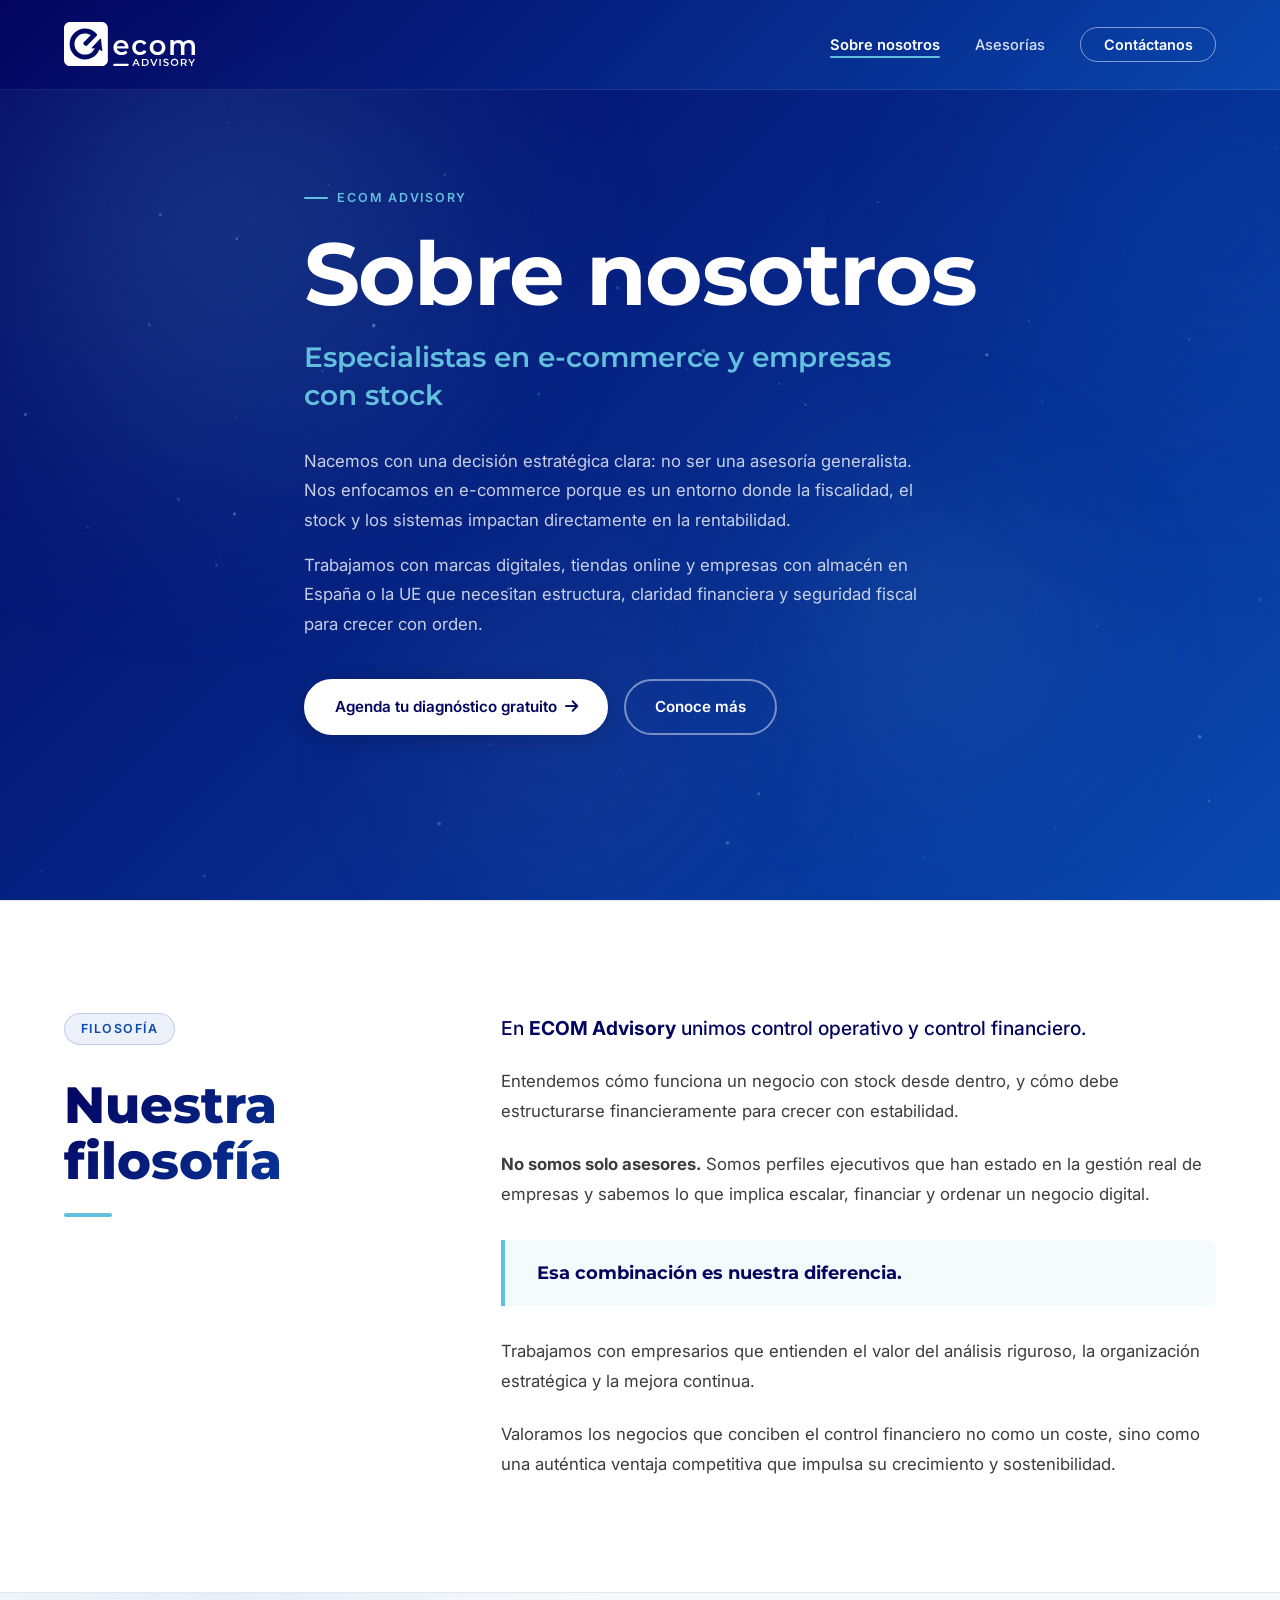
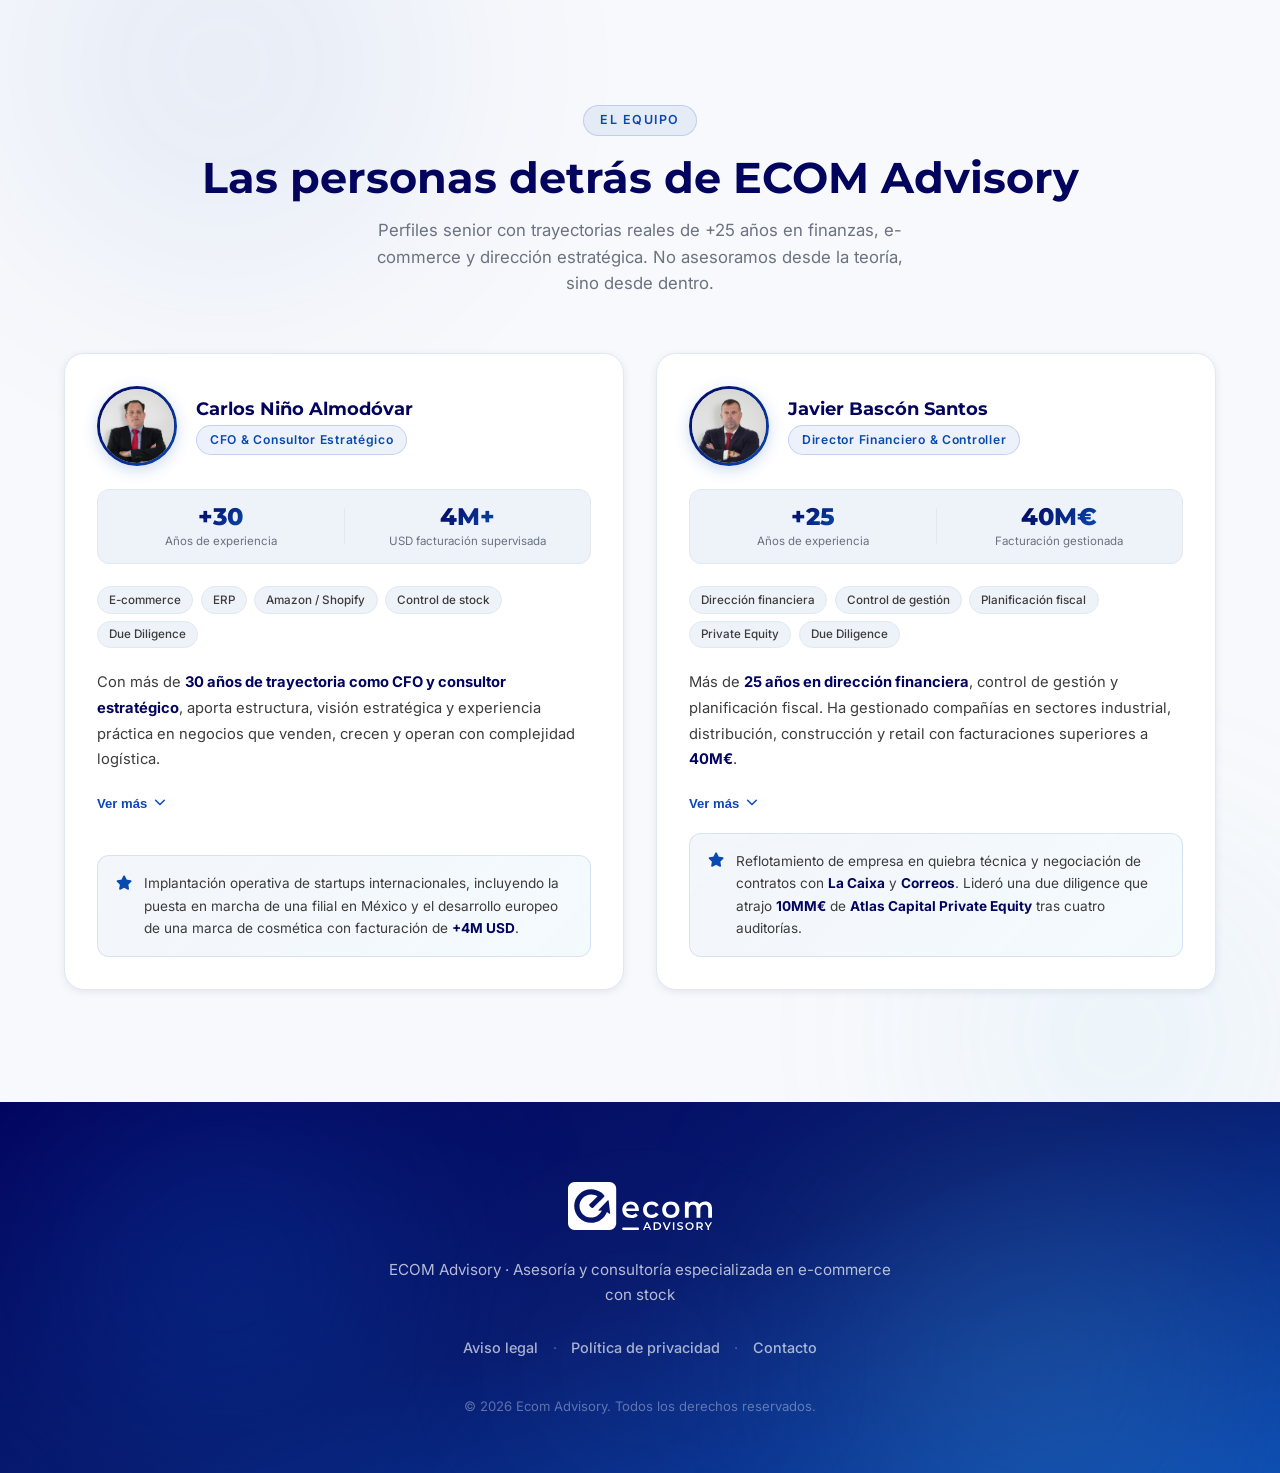
<file: index.html>
<!DOCTYPE html>
<html lang="es">

<head>
  <meta charset="UTF-8" />
  <meta name="viewport" content="width=device-width, initial-scale=1.0" />
  <meta name="description"
    content="Especialistas en asesoría fiscal y financiera para e-commerce y empresas con stock en España y la UE. Claridad, orden y seguridad fiscal para crecer." />
  <meta name="keywords"
    content="ECOM Advisory, asesoría ecommerce, sobre nosotros, fiscalidad, stock, Shopify, Amazon, IVA UE" />
  <meta property="og:title" content="Sobre Nosotros | ECOM Advisory" />
  <meta property="og:description"
    content="Especialistas en e-commerce y empresas con stock. Claridad financiera y seguridad fiscal para crecer con orden." />
  <meta property="og:type" content="website" />
  <title>Sobre Nosotros | ECOM Advisory</title>

  <!-- Google Fonts -->
  <link rel="preconnect" href="https://fonts.googleapis.com" />
  <link rel="preconnect" href="https://fonts.gstatic.com" crossorigin />
  <link
    href="https://fonts.googleapis.com/css2?family=Inter:wght@300;400;500;600;700;800&family=Montserrat:wght@600;700;800&display=swap"
    rel="stylesheet" />

  <!-- Font Awesome -->
  <link rel="stylesheet" href="https://cdnjs.cloudflare.com/ajax/libs/font-awesome/6.5.0/css/all.min.css" />

  <!-- Stylesheet -->
  <link rel="stylesheet" href="css/styles.css" />
</head>

<body>

  <!-- ===== HEADER / NAV ===== -->
  <header class="header" id="header">
    <nav class="nav container">

      <!-- Logo -->
      <a href="https://ecomadvisory.es/" class="nav__logo" aria-label="ECOM Advisory - Inicio">
        <img src="assets/images/logo blanco.svg" alt="ECOM Advisory" class="nav__logo-img" height="44" />
      </a>

      <!-- Nav links -->
      <ul class="nav__links" id="navLinks" role="list">
        <li><a href="./index.html" class="nav__link nav__link--active" aria-current="page">Sobre nosotros</a></li>
        <li><a href="https://ecomadvisory.es/asesorias" class="nav__link">Asesorías</a></li>
        <li><a href="https://ecomadvisory.es/#contacto" class="nav__link nav__link--cta">Contáctanos</a></li>
      </ul>

      <!-- Hamburger (mobile) -->
      <button class="nav__toggle" id="navToggle" aria-label="Abrir menú" aria-expanded="false">
        <span></span><span></span><span></span>
      </button>
    </nav>
  </header>

  <main id="content">

    <!-- ===== HERO — SECCIÓN 1 ===== -->
    <section class="hero" id="quienes-somos" aria-label="Quiénes somos">
      <!-- Fondo animado: solo afecta el fondo, no el contenido -->
      <div class="hero__bg" aria-hidden="true">
        <div class="hero__blob hero__blob--1"></div>
        <div class="hero__blob hero__blob--2"></div>
        <div class="hero__blob hero__blob--3"></div>
        <div class="hero__blob hero__blob--4"></div>
        <canvas class="hero__particles" id="heroParticles"></canvas>
      </div>
      <div class="container hero__content">

        <p class="hero__tag" data-aos="fade-up">ECOM Advisory</p>

        <h1 class="hero__title" data-aos="fade-up" data-aos-delay="100">
          Sobre nosotros
        </h1>

        <h2 class="hero__subtitle-heading" data-aos="fade-up" data-aos-delay="200">
          Especialistas en e-commerce y empresas con stock
        </h2>

        <div class="hero__body" data-aos="fade-up" data-aos-delay="300">
          <p>
            Nacemos con una decisión estratégica clara: no ser una asesoría generalista.
            Nos enfocamos en e-commerce porque es un entorno donde la fiscalidad, el stock
            y los sistemas impactan directamente en la rentabilidad.
          </p>
          <p>
            Trabajamos con marcas digitales, tiendas online y empresas con almacén en España
            o la UE que necesitan estructura, claridad financiera y seguridad fiscal para
            crecer con orden.
          </p>
        </div>

        <div class="hero__actions" data-aos="fade-up" data-aos-delay="400">
          <a href="#contacto" class="btn btn--white">
            Agenda tu diagnóstico gratuito <i class="fas fa-arrow-right" aria-hidden="true"></i>
          </a>
          <a href="#por-que-nosotros" class="btn btn--outline-white">
            Conoce más
          </a>
        </div>

      </div>
    </section>
    <!-- FIN SECCIÓN 1 -->

    <!-- ===== NUESTRA FILOSOFÍA — SECCIÓN 2 ===== -->
    <section class="philosophy" id="filosofia" aria-label="Nuestra filosofía">
      <div class="container philosophy__inner">

        <!-- Columna izquierda: Título -->
        <div class="philosophy__heading" data-aos="fade-right">
          <span class="section__tag">Filosofía</span>
          <h2 class="philosophy__title">Nuestra<br>filosofía</h2>
          <div class="philosophy__divider" aria-hidden="true"></div>
        </div>

        <!-- Columna derecha: Contenido -->
        <div class="philosophy__body" data-aos="fade-left" data-aos-delay="100">

          <p class="philosophy__lead">
            En <strong>ECOM Advisory</strong> unimos control operativo y control financiero.
          </p>

          <p>
            Entendemos cómo funciona un negocio con stock desde dentro, y cómo debe estructurarse
            financieramente para crecer con estabilidad.
          </p>

          <p>
            <strong>No somos solo asesores.</strong> Somos perfiles ejecutivos que han estado en la gestión real de
            empresas y sabemos lo que implica escalar, financiar y ordenar un negocio digital.
          </p>

          <!-- Cita destacada -->
          <blockquote class="philosophy__quote">
            Esa combinación es nuestra diferencia.
          </blockquote>

          <p>
            Trabajamos con empresarios que entienden el valor del análisis riguroso, la organización
            estratégica y la mejora continua.
          </p>

          <p>
            Valoramos los negocios que conciben el control financiero no como un coste, sino como una
            auténtica ventaja competitiva que impulsa su crecimiento y sostenibilidad.
          </p>

        </div>
      </div>
    </section>
    <!-- FIN SECCIÓN 2 -->

    <!-- ===== EL EQUIPO — SECCIÓN 3 ===== -->
    <section class="team-section" id="equipo" aria-label="El equipo">

      <!-- Fondo decorativo -->
      <div class="team-section__bg" aria-hidden="true">
        <div class="team-section__blob team-section__blob--1"></div>
        <div class="team-section__blob team-section__blob--2"></div>
      </div>

      <div class="container">

        <!-- Cabecera -->
        <div class="section__header team-section__header" data-aos="fade-up">
          <span class="section__tag team-section__tag">El equipo</span>
          <h2 class="section__title team-section__title">Las personas detrás de ECOM Advisory</h2>
          <p class="section__subtitle team-section__subtitle">
            Perfiles senior con trayectorias reales de +25 años en finanzas, e-commerce y
            dirección estratégica. No asesoramos desde la teoría, sino desde dentro.
          </p>
        </div>

        <!-- Grid de tarjetas -->
        <div class="team-grid">

          <!-- ── TARJETA 1 ── -->
          <article class="member-card" data-aos="fade-up" data-aos-delay="100">

            <!-- Cabecera visual de la tarjeta -->
            <div class="member-card__top">
              <div class="member-card__photo-ring">
                <div class="member-card__photo-wrap">
                  <img src="assets/images/team-1.jpg"
                    alt="Carlos Niño Almodóvar — Operaciones, e-commerce y control estratégico"
                    class="member-card__photo" loading="lazy" />
                </div>
              </div>
              <div class="member-card__identity">
                <h3 class="member-card__name">Carlos Niño Almodóvar</h3>
                <span class="member-card__role">CFO & Consultor Estratégico</span>
              </div>
            </div>

            <!-- Estadísticas clave -->
            <div class="member-card__stats">
              <div class="member-stat">
                <span class="member-stat__value">+30</span>
                <span class="member-stat__label">Años de experiencia</span>
              </div>
              <div class="member-stat__divider" aria-hidden="true"></div>
              <div class="member-stat">
                <span class="member-stat__value">4M+</span>
                <span class="member-stat__label">USD facturación supervisada</span>
              </div>
            </div>

            <!-- Especialidades -->
            <div class="member-card__tags">
              <span class="member-tag">E-commerce</span>
              <span class="member-tag">ERP</span>
              <span class="member-tag">Amazon / Shopify</span>
              <span class="member-tag">Control de stock</span>
              <span class="member-tag">Due Diligence</span>
            </div>

            <!-- Bio -->
            <div class="member-card__bio" id="bio-1">
              <p>Con más de <strong>30 años de trayectoria como CFO y consultor estratégico</strong>, aporta
                estructura, visión estratégica y experiencia práctica en negocios que venden, crecen y operan con
                complejidad logística.</p>
            </div>

            <!-- Bio expandida -->
            <div class="member-card__bio-extra" id="bio-1-extra" hidden>
              <p>Ha liderado departamentos financieros en compañías nacionales e internacionales, participando en
                expansiones, implantación de ERPs y desarrollo de startups en entornos digitales.</p>
              <p>Especialista en creación de unidades de negocio en e-commerce (Amazon, Shopify, WooCommerce), control
                de stock y reporting en grandes grupos empresariales.</p>
            </div>

            <button class="member-card__toggle" aria-expanded="false" aria-controls="bio-1-extra"
              data-target="bio-1-extra">
              <span class="toggle-label">Ver más</span>
              <i class="fas fa-chevron-down" aria-hidden="true"></i>
            </button>

            <!-- Logro destacado -->
            <div class="member-card__achievement">
              <i class="fas fa-star member-card__achievement-icon" aria-hidden="true"></i>
              <p>Implantación operativa de startups internacionales, incluyendo la puesta en marcha de una filial en
                México y el desarrollo europeo de una marca de cosmética con facturación de <strong>+4M USD</strong>.
              </p>
            </div>



          </article>

          <!-- ── TARJETA 2 ── -->
          <article class="member-card" data-aos="fade-up" data-aos-delay="200">

            <!-- Cabecera visual de la tarjeta -->
            <div class="member-card__top">
              <div class="member-card__photo-ring">
                <div class="member-card__photo-wrap">
                  <img src="assets/images/team-2.jpg"
                    alt="Javier Bascón Santos — Dirección financiera, estructura y control" class="member-card__photo"
                    loading="lazy" />
                </div>
              </div>
              <div class="member-card__identity">
                <h3 class="member-card__name">Javier Bascón Santos</h3>
                <span class="member-card__role">Director Financiero & Controller</span>
              </div>
            </div>

            <!-- Estadísticas clave -->
            <div class="member-card__stats">
              <div class="member-stat">
                <span class="member-stat__value">+25</span>
                <span class="member-stat__label">Años de experiencia</span>
              </div>
              <div class="member-stat__divider" aria-hidden="true"></div>
              <div class="member-stat">
                <span class="member-stat__value">40M€</span>
                <span class="member-stat__label">Facturación gestionada</span>
              </div>
            </div>

            <!-- Especialidades -->
            <div class="member-card__tags">
              <span class="member-tag">Dirección financiera</span>
              <span class="member-tag">Control de gestión</span>
              <span class="member-tag">Planificación fiscal</span>
              <span class="member-tag">Private Equity</span>
              <span class="member-tag">Due Diligence</span>
            </div>

            <!-- Bio -->
            <div class="member-card__bio" id="bio-2">
              <p>Más de <strong>25 años en dirección financiera</strong>, control de gestión y planificación fiscal.
                Ha gestionado compañías en sectores industrial, distribución, construcción y retail con
                facturaciones superiores a <strong>40M€</strong>.</p>
            </div>

            <!-- Bio expandida -->
            <div class="member-card__bio-extra" id="bio-2-extra" hidden>
              <p>Ha ejercido como Director Financiero, Controller y Responsable Financiero en múltiples industrias,
                aportando claridad estratégica en entornos de alta complejidad.</p>
              <p>Participó activamente en due diligences para entrada de capital privado, logrando inyecciones de
                financiación decisivas para el crecimiento empresarial.</p>
            </div>

            <button class="member-card__toggle" aria-expanded="false" aria-controls="bio-2-extra"
              data-target="bio-2-extra">
              <span class="toggle-label">Ver más</span>
              <i class="fas fa-chevron-down" aria-hidden="true"></i>
            </button>

            <!-- Logro destacado -->
            <div class="member-card__achievement">
              <i class="fas fa-star member-card__achievement-icon" aria-hidden="true"></i>
              <p>Reflotamiento de empresa en quiebra técnica y negociación de contratos con <strong>La Caixa</strong>
                y <strong>Correos</strong>. Lideró una due diligence que atrajo <strong>10MM€</strong> de
                <strong>Atlas Capital Private Equity</strong> tras cuatro auditorías.
              </p>
            </div>



          </article>

        </div>
        <!-- /team-grid -->

      </div>
    </section>
    <!-- FIN SECCIÓN 3 -->

    <!-- ===== SECCIONES SIGUIENTES — pendientes de contenido ===== -->

  </main>

  <!-- ===== FOOTER ===== -->
  <footer class="footer" id="footer-main">

    <!-- Fondo con blobs reactivos al mouse -->
    <div class="footer__bg" aria-hidden="true" id="footerBg">
      <div class="footer__blob footer__blob--1"></div>
      <div class="footer__blob footer__blob--2"></div>
      <div class="footer__blob footer__blob--3"></div>
    </div>

    <div class="container footer__inner">

      <!-- Logo -->
      <a href="https://ecomadvisory.es/" class="footer__logo" aria-label="ECOM Advisory — Inicio">
        <img src="assets/images/logo blanco.svg" alt="ECOM Advisory" class="footer__logo-img" height="48" />
      </a>

      <!-- Tagline -->
      <p class="footer__tagline">
        ECOM Advisory · Asesoría y consultoría especializada en e-commerce con stock
      </p>

      <!-- Navegación legal -->
      <nav class="footer__nav" aria-label="Pie de página">
        <a href="https://ecomadvisory.es/aviso-legal" class="footer__nav-link">Aviso legal</a>
        <span class="footer__nav-sep" aria-hidden="true">·</span>
        <a href="https://ecomadvisory.es/politica-de-privacidad" class="footer__nav-link">Política de privacidad</a>
        <span class="footer__nav-sep" aria-hidden="true">·</span>
        <a href="https://ecomadvisory.es/#contacto" class="footer__nav-link">Contacto</a>
      </nav>

      <!-- Copyright -->
      <p class="footer__copy">&copy; 2026 Ecom Advisory. Todos los derechos reservados.</p>

    </div>
  </footer>

  <!-- Volver arriba -->
  <button class="back-to-top" id="backToTop" aria-label="Volver arriba">
    <i class="fas fa-chevron-up" aria-hidden="true"></i>
  </button>

  <script src="js/main.js"></script>
</body>

</html>
</file>
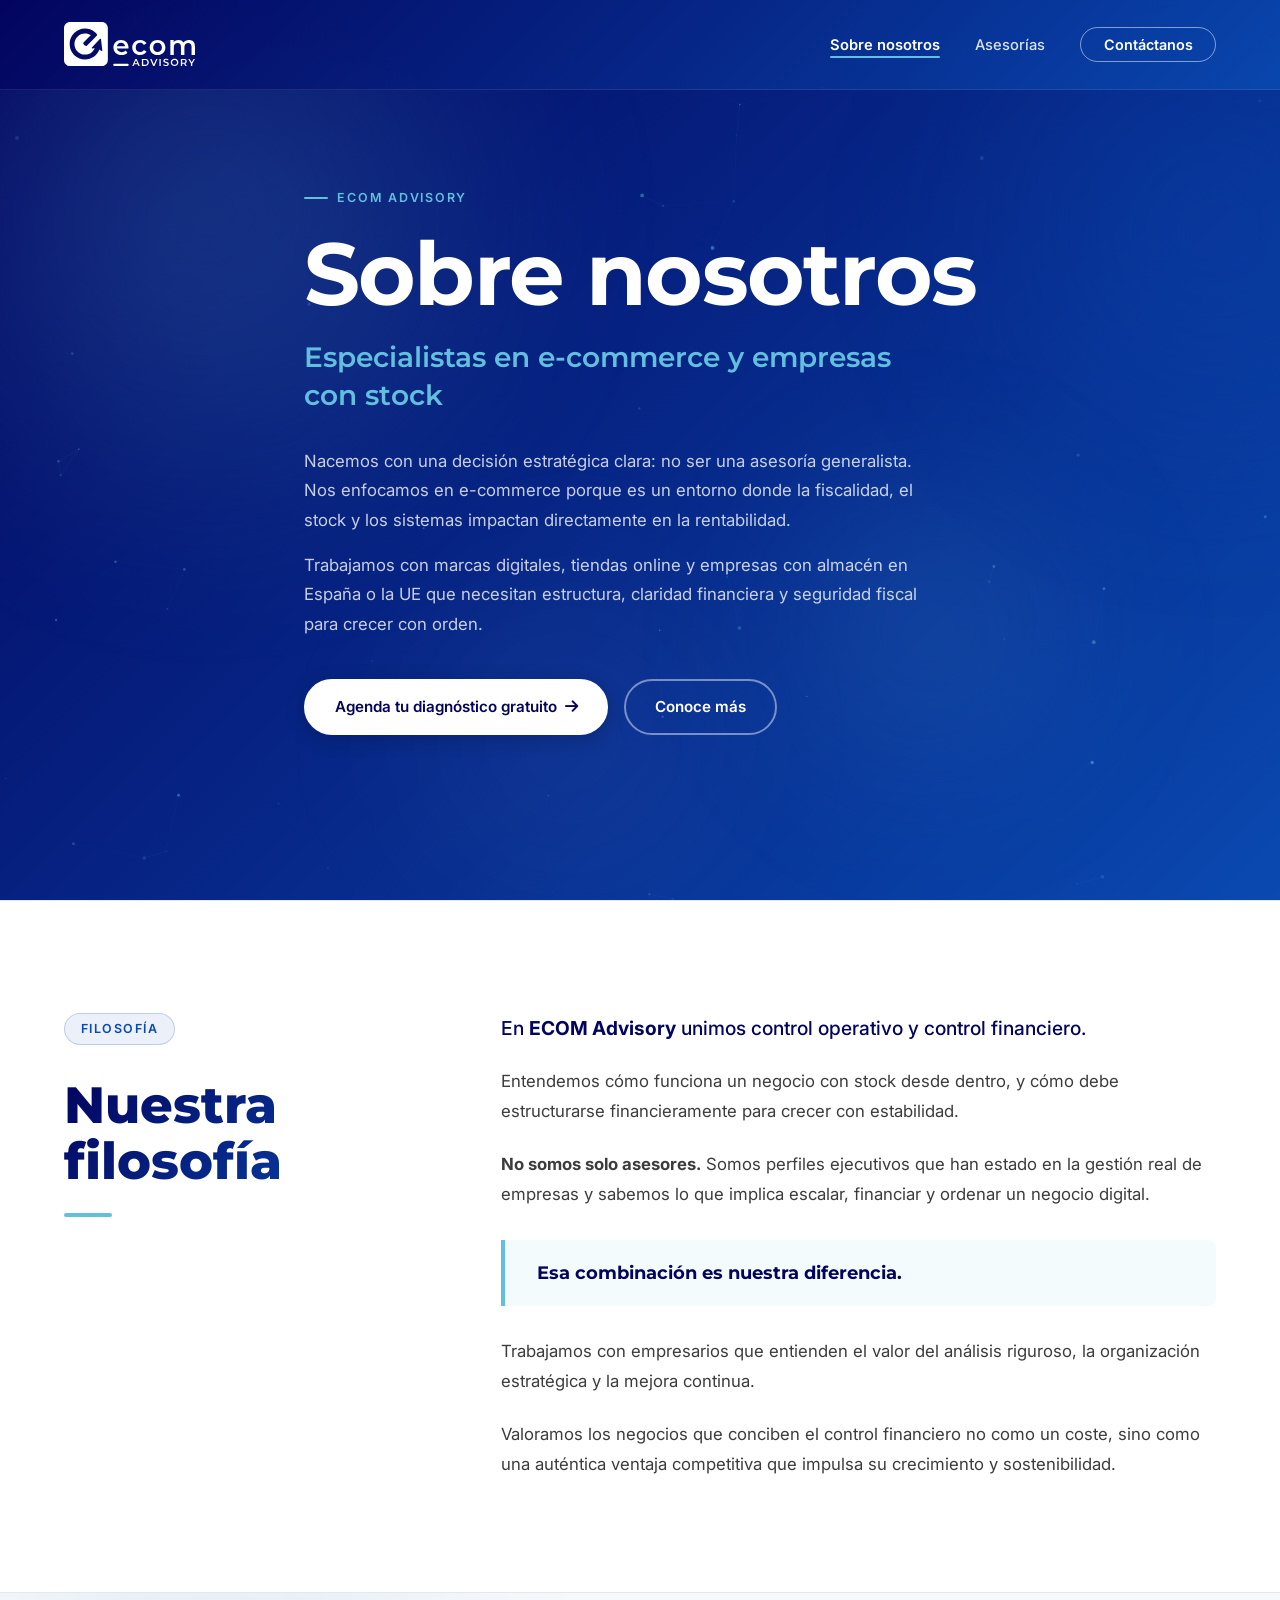
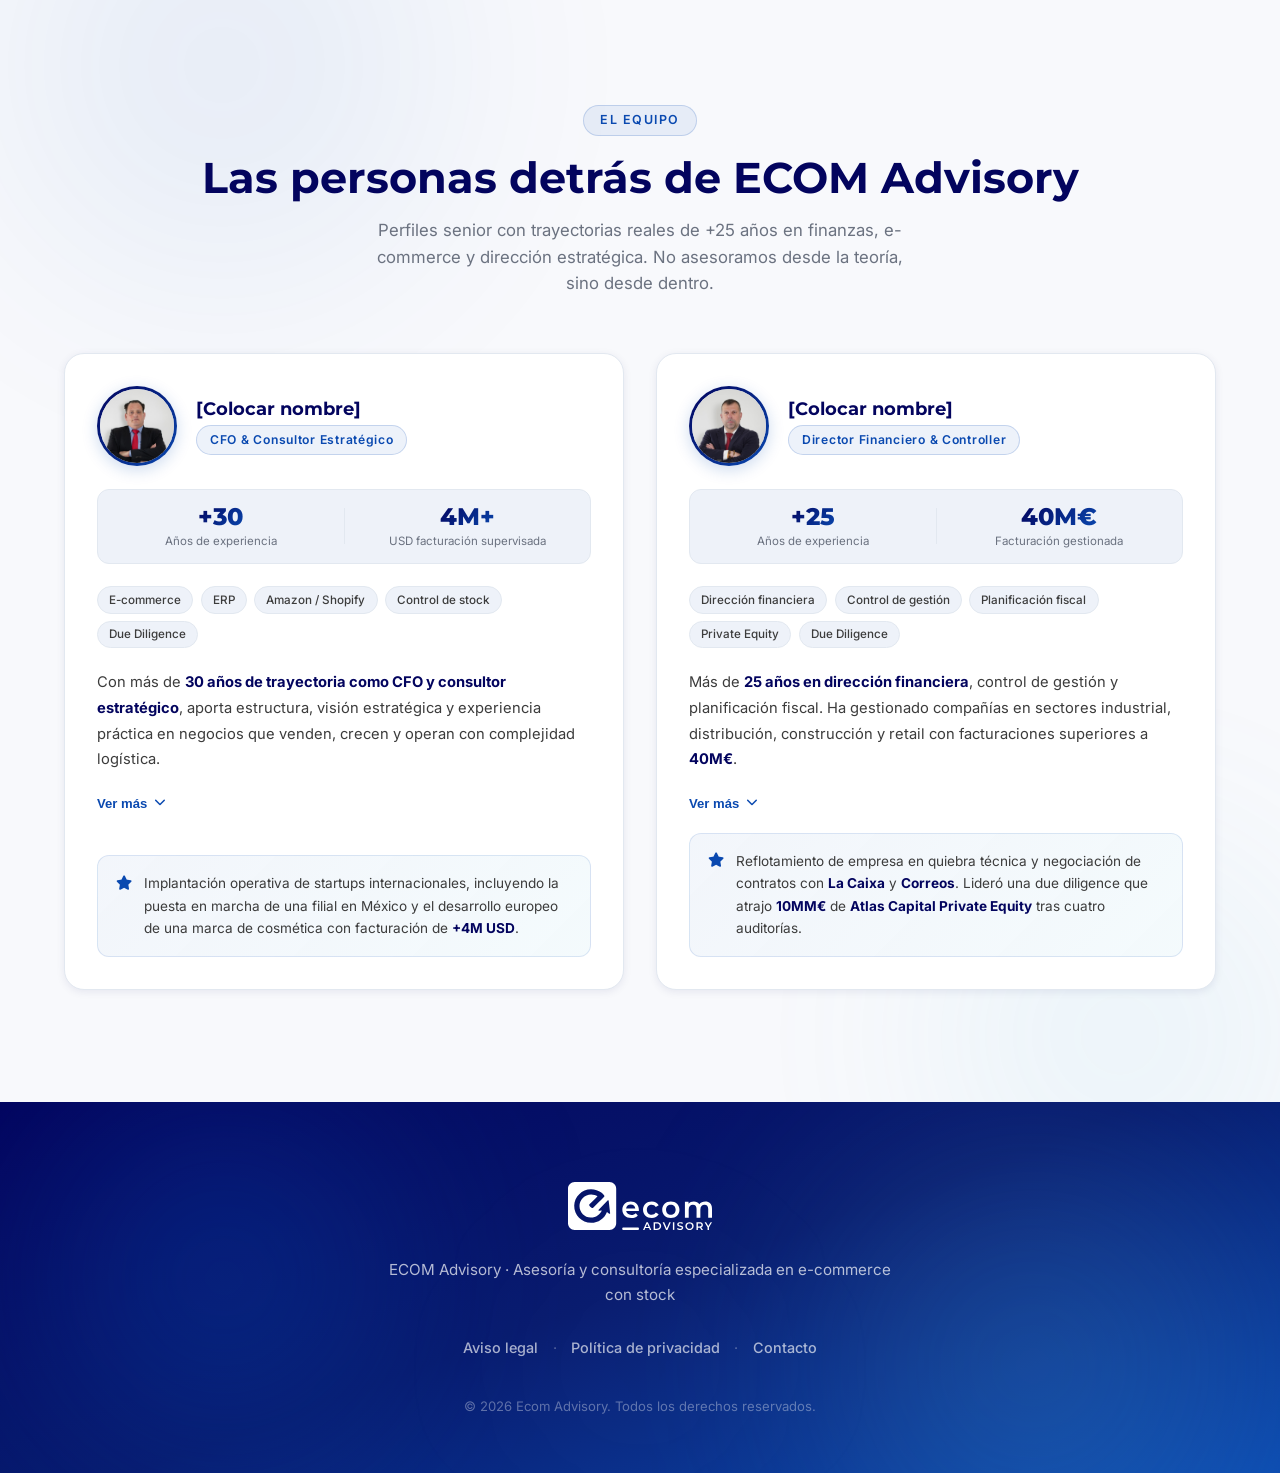
<file: sobre nosotros/index.html>
<!DOCTYPE html>
<html lang="es">

<head>
  <meta charset="UTF-8" />
  <meta name="viewport" content="width=device-width, initial-scale=1.0" />
  <meta name="description"
    content="Especialistas en asesoría fiscal y financiera para e-commerce y empresas con stock en España y la UE. Claridad, orden y seguridad fiscal para crecer." />
  <meta name="keywords"
    content="ECOM Advisory, asesoría ecommerce, sobre nosotros, fiscalidad, stock, Shopify, Amazon, IVA UE" />
  <meta property="og:title" content="Sobre Nosotros | ECOM Advisory" />
  <meta property="og:description"
    content="Especialistas en e-commerce y empresas con stock. Claridad financiera y seguridad fiscal para crecer con orden." />
  <meta property="og:type" content="website" />
  <title>Sobre Nosotros | ECOM Advisory</title>

  <!-- Google Fonts -->
  <link rel="preconnect" href="https://fonts.googleapis.com" />
  <link rel="preconnect" href="https://fonts.gstatic.com" crossorigin />
  <link
    href="https://fonts.googleapis.com/css2?family=Inter:wght@300;400;500;600;700;800&family=Montserrat:wght@600;700;800&display=swap"
    rel="stylesheet" />

  <!-- Font Awesome -->
  <link rel="stylesheet" href="https://cdnjs.cloudflare.com/ajax/libs/font-awesome/6.5.0/css/all.min.css" />

  <!-- Stylesheet -->
  <link rel="stylesheet" href="css/styles.css" />
</head>

<body>

  <!-- ===== HEADER / NAV ===== -->
  <header class="header" id="header">
    <nav class="nav container">

      <!-- Logo -->
      <a href="https://ecomadvisory.es/" class="nav__logo" aria-label="ECOM Advisory - Inicio">
        <img src="assets/images/logo blanco.svg" alt="ECOM Advisory" class="nav__logo-img" height="44" />
      </a>

      <!-- Nav links -->
      <ul class="nav__links" id="navLinks" role="list">
        <li><a href="./index.html" class="nav__link nav__link--active" aria-current="page">Sobre nosotros</a></li>
        <li><a href="https://ecomadvisory.es/asesorias" class="nav__link">Asesorías</a></li>
        <li><a href="https://ecomadvisory.es/#contacto" class="nav__link nav__link--cta">Contáctanos</a></li>
      </ul>

      <!-- Hamburger (mobile) -->
      <button class="nav__toggle" id="navToggle" aria-label="Abrir menú" aria-expanded="false">
        <span></span><span></span><span></span>
      </button>
    </nav>
  </header>

  <main id="content">

    <!-- ===== HERO — SECCIÓN 1 ===== -->
    <section class="hero" id="quienes-somos" aria-label="Quiénes somos">
      <!-- Fondo animado: solo afecta el fondo, no el contenido -->
      <div class="hero__bg" aria-hidden="true">
        <div class="hero__blob hero__blob--1"></div>
        <div class="hero__blob hero__blob--2"></div>
        <div class="hero__blob hero__blob--3"></div>
        <div class="hero__blob hero__blob--4"></div>
        <canvas class="hero__particles" id="heroParticles"></canvas>
      </div>
      <div class="container hero__content">

        <p class="hero__tag" data-aos="fade-up">ECOM Advisory</p>

        <h1 class="hero__title" data-aos="fade-up" data-aos-delay="100">
          Sobre nosotros
        </h1>

        <h2 class="hero__subtitle-heading" data-aos="fade-up" data-aos-delay="200">
          Especialistas en e-commerce y empresas con stock
        </h2>

        <div class="hero__body" data-aos="fade-up" data-aos-delay="300">
          <p>
            Nacemos con una decisión estratégica clara: no ser una asesoría generalista.
            Nos enfocamos en e-commerce porque es un entorno donde la fiscalidad, el stock
            y los sistemas impactan directamente en la rentabilidad.
          </p>
          <p>
            Trabajamos con marcas digitales, tiendas online y empresas con almacén en España
            o la UE que necesitan estructura, claridad financiera y seguridad fiscal para
            crecer con orden.
          </p>
        </div>

        <div class="hero__actions" data-aos="fade-up" data-aos-delay="400">
          <a href="#contacto" class="btn btn--white">
            Agenda tu diagnóstico gratuito <i class="fas fa-arrow-right" aria-hidden="true"></i>
          </a>
          <a href="#por-que-nosotros" class="btn btn--outline-white">
            Conoce más
          </a>
        </div>

      </div>
    </section>
    <!-- FIN SECCIÓN 1 -->

    <!-- ===== NUESTRA FILOSOFÍA — SECCIÓN 2 ===== -->
    <section class="philosophy" id="filosofia" aria-label="Nuestra filosofía">
      <div class="container philosophy__inner">

        <!-- Columna izquierda: Título -->
        <div class="philosophy__heading" data-aos="fade-right">
          <span class="section__tag">Filosofía</span>
          <h2 class="philosophy__title">Nuestra<br>filosofía</h2>
          <div class="philosophy__divider" aria-hidden="true"></div>
        </div>

        <!-- Columna derecha: Contenido -->
        <div class="philosophy__body" data-aos="fade-left" data-aos-delay="100">

          <p class="philosophy__lead">
            En <strong>ECOM Advisory</strong> unimos control operativo y control financiero.
          </p>

          <p>
            Entendemos cómo funciona un negocio con stock desde dentro, y cómo debe estructurarse
            financieramente para crecer con estabilidad.
          </p>

          <p>
            <strong>No somos solo asesores.</strong> Somos perfiles ejecutivos que han estado en la gestión real de
            empresas y sabemos lo que implica escalar, financiar y ordenar un negocio digital.
          </p>

          <!-- Cita destacada -->
          <blockquote class="philosophy__quote">
            Esa combinación es nuestra diferencia.
          </blockquote>

          <p>
            Trabajamos con empresarios que entienden el valor del análisis riguroso, la organización
            estratégica y la mejora continua.
          </p>

          <p>
            Valoramos los negocios que conciben el control financiero no como un coste, sino como una
            auténtica ventaja competitiva que impulsa su crecimiento y sostenibilidad.
          </p>

        </div>
      </div>
    </section>
    <!-- FIN SECCIÓN 2 -->

    <!-- ===== EL EQUIPO — SECCIÓN 3 ===== -->
    <section class="team-section" id="equipo" aria-label="El equipo">

      <!-- Fondo decorativo -->
      <div class="team-section__bg" aria-hidden="true">
        <div class="team-section__blob team-section__blob--1"></div>
        <div class="team-section__blob team-section__blob--2"></div>
      </div>

      <div class="container">

        <!-- Cabecera -->
        <div class="section__header team-section__header" data-aos="fade-up">
          <span class="section__tag team-section__tag">El equipo</span>
          <h2 class="section__title team-section__title">Las personas detrás de ECOM Advisory</h2>
          <p class="section__subtitle team-section__subtitle">
            Perfiles senior con trayectorias reales de +25 años en finanzas, e-commerce y
            dirección estratégica. No asesoramos desde la teoría, sino desde dentro.
          </p>
        </div>

        <!-- Grid de tarjetas -->
        <div class="team-grid">

          <!-- ── TARJETA 1 ── -->
          <article class="member-card" data-aos="fade-up" data-aos-delay="100">

            <!-- Cabecera visual de la tarjeta -->
            <div class="member-card__top">
              <div class="member-card__photo-ring">
                <div class="member-card__photo-wrap">
                  <img src="assets/images/team-1.jpg"
                    alt="[Colocar nombre] — Operaciones, e-commerce y control estratégico" class="member-card__photo"
                    loading="lazy" />
                </div>
              </div>
              <div class="member-card__identity">
                <h3 class="member-card__name">[Colocar nombre]</h3>
                <span class="member-card__role">CFO & Consultor Estratégico</span>
              </div>
            </div>

            <!-- Estadísticas clave -->
            <div class="member-card__stats">
              <div class="member-stat">
                <span class="member-stat__value">+30</span>
                <span class="member-stat__label">Años de experiencia</span>
              </div>
              <div class="member-stat__divider" aria-hidden="true"></div>
              <div class="member-stat">
                <span class="member-stat__value">4M+</span>
                <span class="member-stat__label">USD facturación supervisada</span>
              </div>
            </div>

            <!-- Especialidades -->
            <div class="member-card__tags">
              <span class="member-tag">E-commerce</span>
              <span class="member-tag">ERP</span>
              <span class="member-tag">Amazon / Shopify</span>
              <span class="member-tag">Control de stock</span>
              <span class="member-tag">Due Diligence</span>
            </div>

            <!-- Bio -->
            <div class="member-card__bio" id="bio-1">
              <p>Con más de <strong>30 años de trayectoria como CFO y consultor estratégico</strong>, aporta
                estructura, visión estratégica y experiencia práctica en negocios que venden, crecen y operan con
                complejidad logística.</p>
            </div>

            <!-- Bio expandida -->
            <div class="member-card__bio-extra" id="bio-1-extra" hidden>
              <p>Ha liderado departamentos financieros en compañías nacionales e internacionales, participando en
                expansiones, implantación de ERPs y desarrollo de startups en entornos digitales.</p>
              <p>Especialista en creación de unidades de negocio en e-commerce (Amazon, Shopify, WooCommerce), control
                de stock y reporting en grandes grupos empresariales.</p>
            </div>

            <button class="member-card__toggle" aria-expanded="false" aria-controls="bio-1-extra"
              data-target="bio-1-extra">
              <span class="toggle-label">Ver más</span>
              <i class="fas fa-chevron-down" aria-hidden="true"></i>
            </button>

            <!-- Logro destacado -->
            <div class="member-card__achievement">
              <i class="fas fa-star member-card__achievement-icon" aria-hidden="true"></i>
              <p>Implantación operativa de startups internacionales, incluyendo la puesta en marcha de una filial en
                México y el desarrollo europeo de una marca de cosmética con facturación de <strong>+4M USD</strong>.
              </p>
            </div>



          </article>

          <!-- ── TARJETA 2 ── -->
          <article class="member-card" data-aos="fade-up" data-aos-delay="200">

            <!-- Cabecera visual de la tarjeta -->
            <div class="member-card__top">
              <div class="member-card__photo-ring">
                <div class="member-card__photo-wrap">
                  <img src="assets/images/team-2.jpg"
                    alt="[Colocar nombre] — Dirección financiera, estructura y control" class="member-card__photo"
                    loading="lazy" />
                </div>
              </div>
              <div class="member-card__identity">
                <h3 class="member-card__name">[Colocar nombre]</h3>
                <span class="member-card__role">Director Financiero & Controller</span>
              </div>
            </div>

            <!-- Estadísticas clave -->
            <div class="member-card__stats">
              <div class="member-stat">
                <span class="member-stat__value">+25</span>
                <span class="member-stat__label">Años de experiencia</span>
              </div>
              <div class="member-stat__divider" aria-hidden="true"></div>
              <div class="member-stat">
                <span class="member-stat__value">40M€</span>
                <span class="member-stat__label">Facturación gestionada</span>
              </div>
            </div>

            <!-- Especialidades -->
            <div class="member-card__tags">
              <span class="member-tag">Dirección financiera</span>
              <span class="member-tag">Control de gestión</span>
              <span class="member-tag">Planificación fiscal</span>
              <span class="member-tag">Private Equity</span>
              <span class="member-tag">Due Diligence</span>
            </div>

            <!-- Bio -->
            <div class="member-card__bio" id="bio-2">
              <p>Más de <strong>25 años en dirección financiera</strong>, control de gestión y planificación fiscal.
                Ha gestionado compañías en sectores industrial, distribución, construcción y retail con
                facturaciones superiores a <strong>40M€</strong>.</p>
            </div>

            <!-- Bio expandida -->
            <div class="member-card__bio-extra" id="bio-2-extra" hidden>
              <p>Ha ejercido como Director Financiero, Controller y Responsable Financiero en múltiples industrias,
                aportando claridad estratégica en entornos de alta complejidad.</p>
              <p>Participó activamente en due diligences para entrada de capital privado, logrando inyecciones de
                financiación decisivas para el crecimiento empresarial.</p>
            </div>

            <button class="member-card__toggle" aria-expanded="false" aria-controls="bio-2-extra"
              data-target="bio-2-extra">
              <span class="toggle-label">Ver más</span>
              <i class="fas fa-chevron-down" aria-hidden="true"></i>
            </button>

            <!-- Logro destacado -->
            <div class="member-card__achievement">
              <i class="fas fa-star member-card__achievement-icon" aria-hidden="true"></i>
              <p>Reflotamiento de empresa en quiebra técnica y negociación de contratos con <strong>La Caixa</strong>
                y <strong>Correos</strong>. Lideró una due diligence que atrajo <strong>10MM€</strong> de
                <strong>Atlas Capital Private Equity</strong> tras cuatro auditorías.
              </p>
            </div>



          </article>

        </div>
        <!-- /team-grid -->

      </div>
    </section>
    <!-- FIN SECCIÓN 3 -->

    <!-- ===== SECCIONES SIGUIENTES — pendientes de contenido ===== -->

  </main>

  <!-- ===== FOOTER ===== -->
  <footer class="footer" id="footer-main">

    <!-- Fondo con blobs reactivos al mouse -->
    <div class="footer__bg" aria-hidden="true" id="footerBg">
      <div class="footer__blob footer__blob--1"></div>
      <div class="footer__blob footer__blob--2"></div>
      <div class="footer__blob footer__blob--3"></div>
    </div>

    <div class="container footer__inner">

      <!-- Logo -->
      <a href="https://ecomadvisory.es/" class="footer__logo" aria-label="ECOM Advisory — Inicio">
        <img src="assets/images/logo blanco.svg" alt="ECOM Advisory" class="footer__logo-img" height="48" />
      </a>

      <!-- Tagline -->
      <p class="footer__tagline">
        ECOM Advisory · Asesoría y consultoría especializada en e-commerce con stock
      </p>

      <!-- Navegación legal -->
      <nav class="footer__nav" aria-label="Pie de página">
        <a href="https://ecomadvisory.es/aviso-legal" class="footer__nav-link">Aviso legal</a>
        <span class="footer__nav-sep" aria-hidden="true">·</span>
        <a href="https://ecomadvisory.es/politica-de-privacidad" class="footer__nav-link">Política de privacidad</a>
        <span class="footer__nav-sep" aria-hidden="true">·</span>
        <a href="https://ecomadvisory.es/#contacto" class="footer__nav-link">Contacto</a>
      </nav>

      <!-- Copyright -->
      <p class="footer__copy">&copy; 2026 Ecom Advisory. Todos los derechos reservados.</p>

    </div>
  </footer>

  <!-- Volver arriba -->
  <button class="back-to-top" id="backToTop" aria-label="Volver arriba">
    <i class="fas fa-chevron-up" aria-hidden="true"></i>
  </button>

  <script src="js/main.js"></script>
</body>

</html>
</file>
<file: css/styles.css>
/* ===================================================
   ECOM Advisory — Sobre Nosotros | Guía de Estilo Oficial
   =================================================== */

/* ---- Design Tokens (Guía de estilo) ---- */
:root {
  --primary: #03045e;
  --secondary: #0a49b0;
  --tertiary: #62bfdd;
  --dark: #3c3c3c;
  --light-bg: #f8f9fc;
  --white: #ffffff;
  --gradient: linear-gradient(135deg, #03045e 0%, #0a49b0 100%);
  --glass-bg: rgba(255, 255, 255, 0.1);
  --glass-border: rgba(255, 255, 255, 0.2);
  --glass-blur: 10px;

  /* Tokens de apoyo */
  --clr-text-muted: #6b7280;
  --clr-border: #e2e8f0;
  --clr-surface: #eef2f9;
  --shadow-sm: 0 2px 8px rgba(3, 4, 94, 0.08);
  --shadow-md: 0 8px 32px rgba(3, 4, 94, 0.12);
  --shadow-lg: 0 16px 48px rgba(3, 4, 94, 0.16);
  --shadow-glow: 0 8px 32px rgba(10, 73, 176, 0.25);
  --radius: 16px;
  --radius-sm: 8px;
  --transition: 0.3s cubic-bezier(0.4, 0, 0.2, 1);
  --max-width: 1200px;

  /* Tipografía */
  --font-body: 'Inter', -apple-system, BlinkMacSystemFont, "Segoe UI", Roboto, Helvetica, Arial, sans-serif;
  --font-heading: 'Montserrat', sans-serif;
}

/* ---- Reset ---- */
*,
*::before,
*::after {
  box-sizing: border-box;
  margin: 0;
  padding: 0;
}

html {
  scroll-behavior: smooth;
  font-size: 16px;
}

body {
  font-family: var(--font-body);
  background-color: var(--light-bg);
  color: var(--dark);
  line-height: 1.6;
  overflow-x: hidden;
}

h1,
h2,
h3,
h4,
h5,
h6 {
  font-family: var(--font-heading);
  font-weight: 700;
}

img {
  max-width: 100%;
  display: block;
}

a {
  text-decoration: none;
  color: inherit;
}

ul {
  list-style: none;
}

button {
  cursor: pointer;
  border: none;
  background: none;
}

/* ---- Utilities ---- */
.container {
  max-width: var(--max-width);
  margin-inline: auto;
  padding-inline: 1.5rem;
}

.gradient-text {
  background: var(--gradient);
  -webkit-background-clip: text;
  -webkit-text-fill-color: transparent;
  background-clip: text;
}

.section__tag {
  display: inline-block;
  font-family: var(--font-body);
  font-size: 0.78rem;
  font-weight: 600;
  letter-spacing: 0.12em;
  text-transform: uppercase;
  color: var(--secondary);
  padding: 0.3rem 1rem;
  background: rgba(10, 73, 176, 0.08);
  border: 1px solid rgba(10, 73, 176, 0.2);
  border-radius: 999px;
  margin-bottom: 1rem;
}

.section__header {
  text-align: center;
  margin-bottom: 3.5rem;
}

.section__title {
  font-size: clamp(1.9rem, 4vw, 2.7rem);
  line-height: 1.2;
  color: var(--primary);
  margin-bottom: 0.8rem;
}

.section__subtitle {
  color: var(--clr-text-muted);
  max-width: 500px;
  margin-inline: auto;
  font-size: 1.05rem;
}

/* ---- Buttons ---- */
.btn {
  display: inline-flex;
  align-items: center;
  gap: 0.5rem;
  padding: 0.85rem 1.8rem;
  border-radius: 999px;
  font-size: 0.95rem;
  font-weight: 600;
  font-family: var(--font-body);
  transition: var(--transition);
  cursor: pointer;
  border: 2px solid transparent;
}

.btn--primary {
  background: var(--gradient);
  color: var(--white);
  box-shadow: 0 4px 20px rgba(10, 73, 176, 0.3);
}

.btn--primary:hover {
  transform: translateY(-2px);
  box-shadow: var(--shadow-glow);
}

.btn--outline {
  background: transparent;
  color: var(--secondary);
  border-color: var(--secondary);
}

.btn--outline:hover {
  background: rgba(10, 73, 176, 0.07);
  transform: translateY(-2px);
}

.btn--full {
  width: 100%;
  justify-content: center;
}

/* ===== HEADER ===== */
.header {
  position: fixed;
  top: 0;
  left: 0;
  right: 0;
  z-index: 1000;
  padding: 1.4rem 0;
  /* Fondo azul oscuro con gradiente suave — como en la captura */
  background: linear-gradient(135deg, rgba(3, 4, 94, 0.92) 0%, rgba(10, 73, 176, 0.88) 100%);
  backdrop-filter: blur(0px);
  -webkit-backdrop-filter: blur(0px);
  border-bottom: 1px solid rgba(255, 255, 255, 0.1);
  transition: backdrop-filter 0.4s ease, background 0.4s ease, box-shadow 0.4s ease, padding 0.3s ease;
}

/* Al hacer scroll: glass más pronunciado y fondo más opaco */
.header.scrolled {
  background: linear-gradient(135deg, rgba(3, 4, 94, 0.82) 0%, rgba(10, 73, 176, 0.78) 100%);
  backdrop-filter: blur(18px);
  -webkit-backdrop-filter: blur(18px);
  box-shadow: 0 4px 32px rgba(3, 4, 94, 0.4);
  padding: 1rem 0;
  border-bottom: 1px solid rgba(98, 191, 221, 0.15);
}

.nav {
  display: flex;
  align-items: center;
  justify-content: space-between;
}

/* ---- Logo ---- */
.nav__logo {
  display: flex;
  align-items: center;
  gap: 0.65rem;
  text-decoration: none;
}

/* Imagen del logo */
.nav__logo-img {
  display: block;
  height: 44px;
  width: auto;
  transition: opacity 0.25s ease;
}

.nav__logo:hover .nav__logo-img {
  opacity: 0.85;
}

/* ---- Nav links ---- */
.nav__links {
  display: flex;
  align-items: center;
  gap: 2.2rem;
  list-style: none;
  margin: 0;
  padding: 0;
}

.nav__link {
  color: rgba(255, 255, 255, 0.85);
  font-size: 0.92rem;
  font-weight: 500;
  font-family: var(--font-body);
  text-decoration: none;
  transition: color 0.25s ease;
  position: relative;
}

.nav__link:hover {
  color: var(--white);
}

/* Link activo — "Sobre nosotros" */
.nav__link--active {
  color: var(--white);
  font-weight: 600;
}

.nav__link--active::after {
  content: "";
  position: absolute;
  bottom: -4px;
  left: 0;
  width: 100%;
  height: 2px;
  background: var(--tertiary);
  border-radius: 2px;
}

/* Botón "Contáctanos" — pill con borde blanco translúcido */
.nav__link--cta {
  padding: 0.5rem 1.4rem;
  border: 1.5px solid rgba(255, 255, 255, 0.5);
  border-radius: 999px;
  color: var(--white) !important;
  font-weight: 600;
  font-size: 0.9rem;
  background: transparent;
  transition: background 0.25s ease, border-color 0.25s ease, color 0.25s ease, transform 0.2s ease;
}

/* Hover del botón: relleno turquesa + texto oscuro (como la 2da captura) */
.nav__link--cta:hover {
  background: var(--tertiary) !important;
  border-color: var(--tertiary) !important;
  color: var(--primary) !important;
  transform: translateY(-1px);
}

.nav__link--cta::after {
  display: none !important;
}

/* ---- Hamburger (mobile) ---- */
.nav__toggle {
  display: none;
  flex-direction: column;
  gap: 5px;
  padding: 4px;
  cursor: pointer;
  border: none;
  background: none;
}

.nav__toggle span {
  display: block;
  width: 24px;
  height: 2px;
  background: var(--white);
  border-radius: 2px;
  transition: var(--transition);
}

.nav__toggle.active span:nth-child(1) {
  transform: translateY(7px) rotate(45deg);
}

.nav__toggle.active span:nth-child(2) {
  opacity: 0;
}

.nav__toggle.active span:nth-child(3) {
  transform: translateY(-7px) rotate(-45deg);
}

/* ===== HERO — Sección 1: Sobre nosotros ===== */
.hero {
  min-height: 100vh;
  display: flex;
  align-items: center;
  position: relative;
  overflow: hidden;
  padding-top: 6rem;
  padding-bottom: 5rem;
  background: var(--gradient);
}

.hero__bg {
  position: absolute;
  inset: 0;
  z-index: 0;
  overflow: hidden;
  /* variables de parallax de mouse */
  --mx: 50%;
  --my: 50%;
}

/* Canvas de partículas */
.hero__particles {
  position: absolute;
  inset: 0;
  width: 100%;
  height: 100%;
  z-index: 1;
  pointer-events: none;
}

/* Blob base */
.hero__blob {
  position: absolute;
  border-radius: 50%;
  filter: blur(70px);
  pointer-events: none;
  will-change: transform;
}

/* Blob 1 — turquesa grande, lado izquierdo */
.hero__blob--1 {
  width: 65vw;
  height: 65vw;
  max-width: 800px;
  max-height: 800px;
  top: -20%;
  left: -15%;
  background: radial-gradient(ellipse at center, rgba(98, 191, 221, 0.22) 0%, transparent 65%);
  animation: blobFloat1 14s ease-in-out infinite;
}

/* Blob 2 — azul medio, lado derecho-arriba */
.hero__blob--2 {
  width: 50vw;
  height: 50vw;
  max-width: 650px;
  max-height: 650px;
  top: -10%;
  right: -20%;
  background: radial-gradient(ellipse at center, rgba(10, 73, 176, 0.35) 0%, transparent 65%);
  animation: blobFloat2 18s ease-in-out infinite;
}

/* Blob 3 — turquesa pequeño, esquina inferior derecha */
.hero__blob--3 {
  width: 35vw;
  height: 35vw;
  max-width: 450px;
  max-height: 450px;
  bottom: 5%;
  right: 10%;
  background: radial-gradient(ellipse at center, rgba(98, 191, 221, 0.14) 0%, transparent 65%);
  animation: blobFloat3 11s ease-in-out infinite;
}

/* Blob 4 — blanco difuso, centro abajo */
.hero__blob--4 {
  width: 40vw;
  height: 40vw;
  max-width: 500px;
  max-height: 500px;
  bottom: -10%;
  left: 25%;
  background: radial-gradient(ellipse at center, rgba(255, 255, 255, 0.05) 0%, transparent 65%);
  animation: blobFloat4 22s ease-in-out infinite;
}

/* Keyframes de flotación — cada blob tiene su propio ritmo */
@keyframes blobFloat1 {

  0%,
  100% {
    transform: translate(0, 0) scale(1);
  }

  25% {
    transform: translate(3%, 5%) scale(1.04);
  }

  50% {
    transform: translate(-2%, 8%) scale(0.97);
  }

  75% {
    transform: translate(5%, 2%) scale(1.02);
  }
}

@keyframes blobFloat2 {

  0%,
  100% {
    transform: translate(0, 0) scale(1);
  }

  33% {
    transform: translate(-4%, 6%) scale(1.06);
  }

  66% {
    transform: translate(3%, -3%) scale(0.95);
  }
}

@keyframes blobFloat3 {

  0%,
  100% {
    transform: translate(0, 0) scale(1);
  }

  50% {
    transform: translate(-6%, -5%) scale(1.08);
  }
}

@keyframes blobFloat4 {

  0%,
  100% {
    transform: translate(0, 0) scale(1);
  }

  25% {
    transform: translate(4%, -4%) scale(1.05);
  }

  50% {
    transform: translate(-3%, 6%) scale(0.96);
  }

  75% {
    transform: translate(6%, 2%) scale(1.03);
  }
}

.hero__content {
  position: relative;
  z-index: 2;
  max-width: 760px;
  padding-block: 2rem;
}

/* Eyebrow */
.hero__tag {
  display: inline-flex;
  align-items: center;
  gap: 0.6rem;
  font-family: var(--font-body);
  font-size: 0.78rem;
  font-weight: 600;
  letter-spacing: 0.14em;
  text-transform: uppercase;
  color: var(--tertiary);
  margin-bottom: 1.2rem;
}

.hero__tag::before {
  content: "";
  width: 24px;
  height: 2px;
  background: var(--tertiary);
  border-radius: 2px;
  flex-shrink: 0;
}

/* H1 — título de página */
.hero__title {
  font-size: clamp(3rem, 7vw, 5.5rem);
  line-height: 1.05;
  color: var(--white);
  margin-bottom: 1.2rem;
  letter-spacing: -0.02em;
}

/* H2 — claim especialización */
.hero__subtitle-heading {
  font-family: var(--font-heading);
  font-size: clamp(1.25rem, 2.8vw, 1.75rem);
  font-weight: 600;
  color: var(--tertiary);
  line-height: 1.35;
  margin-bottom: 2rem;
  max-width: 620px;
}

/* Párrafos del cuerpo */
.hero__body {
  display: flex;
  flex-direction: column;
  gap: 1rem;
  margin-bottom: 2.5rem;
  max-width: 620px;
}

.hero__body p {
  font-size: 1.05rem;
  line-height: 1.75;
  color: rgba(255, 255, 255, 0.78);
}

/* Botones del hero */
.hero__actions {
  display: flex;
  gap: 1rem;
  flex-wrap: wrap;
}

.btn--white {
  background: var(--white);
  color: var(--primary);
  border-color: var(--white);
  box-shadow: 0 4px 20px rgba(0, 0, 0, 0.2);
}

.btn--white:hover {
  transform: translateY(-2px);
  box-shadow: 0 8px 32px rgba(0, 0, 0, 0.3);
}

.btn--outline-white {
  background: transparent;
  color: var(--white);
  border: 2px solid rgba(255, 255, 255, 0.45);
}

.btn--outline-white:hover {
  background: var(--tertiary);
  border-color: var(--tertiary);
  color: var(--primary);
  transform: translateY(-2px);
}

/* ===== STATS ===== */
.stats {
  padding: 4.5rem 0;
  background: var(--white);
  border-bottom: 1px solid var(--clr-border);
}

.stats__grid {
  display: grid;
  grid-template-columns: repeat(auto-fit, minmax(180px, 1fr));
  gap: 2rem;
  text-align: center;
}

.stat-card {
  padding: 1rem;
}

.stat-card__number {
  font-family: var(--font-heading);
  font-size: clamp(2.5rem, 5vw, 3.5rem);
  font-weight: 800;
  background: var(--gradient);
  -webkit-background-clip: text;
  -webkit-text-fill-color: transparent;
  background-clip: text;
}

.stat-card__suffix {
  font-family: var(--font-heading);
  font-size: 1.8rem;
  font-weight: 800;
  background: var(--gradient);
  -webkit-background-clip: text;
  -webkit-text-fill-color: transparent;
  background-clip: text;
}

.stat-card__label {
  font-size: 0.9rem;
  color: var(--clr-text-muted);
  margin-top: 0.4rem;
}

/* ===== FILOSOFÍA ===== */
.philosophy {
  padding: 7rem 0;
  background: var(--white);
  border-top: 1px solid var(--clr-border);
}

.philosophy__inner {
  display: grid;
  grid-template-columns: 1fr 2fr;
  gap: 5rem;
  align-items: start;
}

/* Columna izquierda: título + línea decorativa */
.philosophy__heading {
  position: sticky;
  top: 7rem;
}

.philosophy__title {
  font-size: clamp(2.2rem, 4.5vw, 3.2rem);
  font-weight: 800;
  line-height: 1.1;
  color: var(--primary);
  margin-top: 1rem;
  margin-bottom: 1.5rem;
  background: var(--gradient);
  -webkit-background-clip: text;
  -webkit-text-fill-color: transparent;
  background-clip: text;
}

.philosophy__divider {
  width: 48px;
  height: 4px;
  background: var(--tertiary);
  border-radius: 2px;
}

/* Columna derecha: párrafos */
.philosophy__body {
  display: flex;
  flex-direction: column;
  gap: 1.4rem;
}

.philosophy__body p {
  font-size: 1.05rem;
  line-height: 1.8;
  color: var(--dark);
}

.philosophy__lead {
  font-size: 1.2rem !important;
  font-weight: 500;
  color: var(--primary) !important;
  line-height: 1.6 !important;
}

/* Cita destacada */
.philosophy__quote {
  position: relative;
  margin: 0.5rem 0;
  padding: 1.2rem 1.5rem 1.2rem 2rem;
  background: rgba(98, 191, 221, 0.07);
  border-left: 4px solid var(--tertiary);
  border-radius: 0 var(--radius-sm) var(--radius-sm) 0;
  font-family: var(--font-heading);
  font-size: 1.15rem;
  font-weight: 700;
  font-style: normal;
  color: var(--primary);
  line-height: 1.5;
}

/* ===== ABOUT ===== */
.about {
  padding: 7rem 0;
  background: var(--light-bg);
}

.about__grid {
  display: grid;
  grid-template-columns: 1fr 1fr;
  gap: 5rem;
  align-items: center;
}

.about__image-wrap {
  position: relative;
}

.about__image-glow {
  position: absolute;
  inset: -20px;
  background: radial-gradient(ellipse at center, rgba(10, 73, 176, 0.1) 0%, transparent 70%);
  border-radius: var(--radius);
  pointer-events: none;
}

.about__image {
  width: 100%;
  border-radius: var(--radius);
  border: 1px solid var(--clr-border);
  object-fit: cover;
  aspect-ratio: 4/3;
  background: var(--clr-surface);
  min-height: 300px;
  box-shadow: var(--shadow-md);
}

.about__badge {
  position: absolute;
  bottom: -1.2rem;
  right: -1.2rem;
  background: var(--gradient);
  color: var(--white);
  padding: 0.8rem 1.2rem;
  border-radius: var(--radius-sm);
  display: flex;
  align-items: center;
  gap: 0.5rem;
  font-size: 0.88rem;
  font-weight: 600;
  box-shadow: var(--shadow-md);
}

.about__description {
  color: var(--clr-text-muted);
  margin-bottom: 1rem;
}

.about__features {
  display: grid;
  grid-template-columns: 1fr 1fr;
  gap: 0.7rem;
  margin-top: 1.5rem;
}

.about__features li {
  display: flex;
  align-items: center;
  gap: 0.5rem;
  font-size: 0.9rem;
  color: var(--dark);
  font-weight: 500;
}

.about__features li i {
  color: var(--secondary);
}

/* ===== MISSION ===== */
.mission {
  padding: 7rem 0;
  background: var(--white);
  border-top: 1px solid var(--clr-border);
  border-bottom: 1px solid var(--clr-border);
}

.mission__grid {
  display: grid;
  grid-template-columns: 1fr 1fr;
  gap: 2rem;
}

.mission-card {
  background: var(--light-bg);
  border: 1px solid var(--clr-border);
  border-radius: var(--radius);
  padding: 2.5rem;
  transition: var(--transition);
}

.mission-card:hover {
  transform: translateY(-4px);
  box-shadow: var(--shadow-md);
  border-color: rgba(10, 73, 176, 0.2);
}

.mission-card--accent {
  background: linear-gradient(135deg, rgba(3, 4, 94, 0.04) 0%, rgba(10, 73, 176, 0.06) 100%);
  border-color: rgba(10, 73, 176, 0.15);
}

.mission-card__icon {
  width: 56px;
  height: 56px;
  background: var(--gradient);
  border-radius: var(--radius-sm);
  display: grid;
  place-items: center;
  font-size: 1.4rem;
  color: var(--white);
  margin-bottom: 1.5rem;
  box-shadow: 0 4px 16px rgba(10, 73, 176, 0.25);
}

.mission-card__title {
  font-size: 1.4rem;
  color: var(--primary);
  margin-bottom: 1rem;
}

.mission-card__text {
  color: var(--clr-text-muted);
}

/* ===== VALUES ===== */
.values {
  padding: 7rem 0;
  background: var(--light-bg);
}

.values__grid {
  display: grid;
  grid-template-columns: repeat(3, 1fr);
  gap: 1.5rem;
}

.value-card {
  background: var(--white);
  border: 1px solid var(--clr-border);
  border-radius: var(--radius);
  padding: 2rem;
  text-align: center;
  transition: var(--transition);
  box-shadow: var(--shadow-sm);
}

.value-card:hover {
  transform: translateY(-6px);
  box-shadow: var(--shadow-md);
  border-color: rgba(10, 73, 176, 0.2);
}

.value-card__icon {
  width: 52px;
  height: 52px;
  background: rgba(10, 73, 176, 0.08);
  border: 1px solid rgba(10, 73, 176, 0.15);
  border-radius: 50%;
  display: grid;
  place-items: center;
  font-size: 1.2rem;
  color: var(--secondary);
  margin: 0 auto 1.2rem;
  transition: var(--transition);
}

.value-card:hover .value-card__icon {
  background: var(--gradient);
  color: var(--white);
  border-color: transparent;
  box-shadow: 0 4px 16px rgba(10, 73, 176, 0.3);
}

.value-card h3 {
  font-size: 1.05rem;
  color: var(--primary);
  margin-bottom: 0.5rem;
}

.value-card p {
  font-size: 0.9rem;
  color: var(--clr-text-muted);
}

/* ===== TEAM ===== */
.team {
  padding: 7rem 0;
  background: var(--white);
  border-top: 1px solid var(--clr-border);
}

.team__grid {
  display: grid;
  grid-template-columns: repeat(auto-fit, minmax(240px, 1fr));
  gap: 2rem;
}

.team-card {
  background: var(--light-bg);
  border: 1px solid var(--clr-border);
  border-radius: var(--radius);
  overflow: hidden;
  text-align: center;
  transition: var(--transition);
  box-shadow: var(--shadow-sm);
}

.team-card:hover {
  transform: translateY(-6px);
  box-shadow: var(--shadow-md);
  border-color: rgba(10, 73, 176, 0.2);
}

.team-card__photo-placeholder {
  width: 100%;
  aspect-ratio: 1;
  background: linear-gradient(135deg, rgba(3, 4, 94, 0.08), rgba(10, 73, 176, 0.12));
  display: flex;
  align-items: center;
  justify-content: center;
  font-size: 3.5rem;
  color: var(--secondary);
}

.team-card__body {
  padding: 1.5rem;
}

.team-card__name {
  font-size: 1.1rem;
  color: var(--primary);
  margin-bottom: 0.3rem;
}

.team-card__role {
  font-size: 0.8rem;
  color: var(--secondary);
  font-weight: 600;
  text-transform: uppercase;
  letter-spacing: 0.08em;
  margin-bottom: 0.8rem;
}

.team-card__bio {
  font-size: 0.88rem;
  color: var(--clr-text-muted);
}

.team-card__social {
  display: flex;
  justify-content: center;
  gap: 0.6rem;
  margin-top: 1rem;
}

.team-card__social a {
  width: 32px;
  height: 32px;
  background: rgba(10, 73, 176, 0.07);
  border: 1px solid rgba(10, 73, 176, 0.15);
  border-radius: 50%;
  display: grid;
  place-items: center;
  font-size: 0.75rem;
  color: var(--secondary);
  transition: var(--transition);
}

.team-card__social a:hover {
  background: var(--gradient);
  color: var(--white);
  border-color: transparent;
}

/* ===== TEAM SECTION (fondo blanco) ===== */
.team-section {
  position: relative;
  padding: 7rem 0;
  background: var(--light-bg);
  border-top: 1px solid var(--clr-border);
  overflow: hidden;
}

/* Blobs decorativos muy suaves — solo dan textura, no cambian el fondo */
.team-section__bg {
  position: absolute;
  inset: 0;
  pointer-events: none;
  z-index: 0;
}

.team-section__blob {
  position: absolute;
  border-radius: 50%;
  filter: blur(90px);
  opacity: 0.18;
}

.team-section__blob--1 {
  width: 55vw;
  height: 55vw;
  max-width: 700px;
  max-height: 700px;
  top: -25%;
  left: -10%;
  background: radial-gradient(ellipse, rgba(10, 73, 176, 0.5) 0%, transparent 70%);
  animation: blobFloat1 16s ease-in-out infinite;
}

.team-section__blob--2 {
  width: 45vw;
  height: 45vw;
  max-width: 580px;
  max-height: 580px;
  bottom: -20%;
  right: -10%;
  background: radial-gradient(ellipse, rgba(98, 191, 221, 0.6) 0%, transparent 70%);
  animation: blobFloat3 12s ease-in-out infinite;
}

.team-section .container {
  position: relative;
  z-index: 1;
}

/* Header — hereda estilos base (fondo claro, texto oscuro) */
.team-section__tag {
  color: var(--secondary) !important;
  background: rgba(10, 73, 176, 0.07) !important;
  border-color: rgba(10, 73, 176, 0.18) !important;
}

.team-section__title {
  color: var(--primary) !important;
}

.team-section__subtitle {
  color: var(--clr-text-muted) !important;
  max-width: 560px !important;
}

/* Grid de 2 columnas */
.team-grid {
  display: grid;
  grid-template-columns: repeat(2, 1fr);
  gap: 2rem;
}

/* ── Tarjeta individual ── */
.member-card {
  background: var(--white);
  border: 1px solid var(--clr-border);
  border-radius: 20px;
  padding: 2rem;
  display: flex;
  flex-direction: column;
  gap: 1.4rem;
  box-shadow: var(--shadow-sm);
  transition: transform 0.35s cubic-bezier(0.4, 0, 0.2, 1),
    box-shadow 0.35s cubic-bezier(0.4, 0, 0.2, 1),
    border-color 0.35s ease;
  position: relative;
  overflow: hidden;
}

.member-card::before {
  content: "";
  position: absolute;
  top: 0;
  left: 0;
  right: 0;
  height: 3px;
  background: var(--gradient);
  opacity: 0;
  transition: opacity 0.35s ease;
}

.member-card:hover {
  transform: translateY(-6px);
  border-color: rgba(10, 73, 176, 0.2);
  box-shadow: var(--shadow-lg);
}

.member-card:hover::before {
  opacity: 1;
}

/* ── Top: foto + nombre ── */
.member-card__top {
  display: flex;
  align-items: center;
  gap: 1.2rem;
}

.member-card__photo-ring {
  flex-shrink: 0;
  width: 80px;
  height: 80px;
  border-radius: 50%;
  padding: 3px;
  background: var(--gradient);
  box-shadow: 0 4px 16px rgba(10, 73, 176, 0.2);
  transition: box-shadow 0.35s ease;
}

.member-card:hover .member-card__photo-ring {
  box-shadow: 0 8px 28px rgba(10, 73, 176, 0.35);
}

.member-card__photo-wrap {
  width: 100%;
  height: 100%;
  border-radius: 50%;
  overflow: hidden;
  background: var(--clr-surface);
}

.member-card__photo {
  width: 100%;
  height: 100%;
  object-fit: cover;
  object-position: top center;
  display: block;
}

.member-card__identity {
  flex: 1;
  min-width: 0;
}

.member-card__name {
  font-size: 1.15rem;
  font-weight: 700;
  color: var(--primary);
  line-height: 1.2;
  margin-bottom: 0.35rem;
}

.member-card__role {
  display: inline-block;
  font-size: 0.76rem;
  font-weight: 600;
  letter-spacing: 0.06em;
  color: var(--secondary);
  background: rgba(10, 73, 176, 0.07);
  border: 1px solid rgba(10, 73, 176, 0.18);
  border-radius: 999px;
  padding: 0.25rem 0.8rem;
}

/* ── Stats ── */
.member-card__stats {
  display: flex;
  align-items: center;
  gap: 1.2rem;
  background: var(--clr-surface);
  border: 1px solid var(--clr-border);
  border-radius: 12px;
  padding: 0.9rem 1.2rem;
}

.member-stat {
  display: flex;
  flex-direction: column;
  align-items: center;
  flex: 1;
  text-align: center;
}

.member-stat__value {
  font-family: var(--font-heading);
  font-size: 1.5rem;
  font-weight: 800;
  background: var(--gradient);
  -webkit-background-clip: text;
  -webkit-text-fill-color: transparent;
  background-clip: text;
  line-height: 1.1;
}

.member-stat__label {
  font-size: 0.72rem;
  color: var(--clr-text-muted);
  margin-top: 0.2rem;
  line-height: 1.3;
}

.member-stat__divider {
  width: 1px;
  height: 36px;
  background: var(--clr-border);
  flex-shrink: 0;
}

/* ── Tags de especialidad ── */
.member-card__tags {
  display: flex;
  flex-wrap: wrap;
  gap: 0.45rem;
}

.member-tag {
  font-size: 0.73rem;
  font-weight: 500;
  color: var(--dark);
  background: var(--clr-surface);
  border: 1px solid var(--clr-border);
  border-radius: 999px;
  padding: 0.2rem 0.7rem;
  transition: background 0.2s ease, color 0.2s ease, border-color 0.2s ease;
}

.member-card:hover .member-tag {
  background: rgba(10, 73, 176, 0.07);
  border-color: rgba(10, 73, 176, 0.2);
  color: var(--secondary);
}

/* ── Bio ── */
.member-card__bio p,
.member-card__bio-extra p {
  font-size: 0.92rem;
  line-height: 1.75;
  color: var(--dark);
}

.member-card__bio strong,
.member-card__bio-extra strong {
  color: var(--primary);
}

.member-card__bio-extra {
  display: flex;
  flex-direction: column;
  gap: 0.7rem;
  margin-top: 0.5rem;
  padding-top: 0.7rem;
  border-top: 1px solid var(--clr-border);
}

.member-card__bio-extra[hidden] {
  display: none;
}

/* ── Toggle "Ver más" ── */
.member-card__toggle {
  display: inline-flex;
  align-items: center;
  gap: 0.4rem;
  font-size: 0;
  font-weight: 600;
  color: var(--secondary);
  background: none;
  border: none;
  padding: 0;
  cursor: pointer;
  transition: color 0.2s ease;
  align-self: flex-start;
}

.member-card__toggle:hover {
  color: var(--primary);
}

.member-card__toggle .toggle-label {
  font-size: 0.82rem;
}

.member-card__toggle i {
  font-size: 0.72rem;
  transition: transform 0.3s ease;
}

.member-card__toggle[aria-expanded="true"] i {
  transform: rotate(180deg);
}

/* ── Logro destacado ── */
.member-card__achievement {
  display: flex;
  gap: 0.8rem;
  align-items: flex-start;
  background: linear-gradient(135deg, rgba(10, 73, 176, 0.05) 0%, rgba(98, 191, 221, 0.07) 100%);
  border: 1px solid rgba(10, 73, 176, 0.12);
  border-radius: 12px;
  padding: 1rem 1.1rem;
  margin-top: auto;
}

.member-card__achievement-icon {
  color: var(--secondary);
  font-size: 0.9rem;
  flex-shrink: 0;
  margin-top: 0.2rem;
}

.member-card__achievement p {
  font-size: 0.85rem;
  line-height: 1.65;
  color: var(--dark);
}

.member-card__achievement strong {
  color: var(--primary);
}

/* ── Footer (LinkedIn) ── */
.member-card__footer {
  display: flex;
  align-items: center;
  padding-top: 0.5rem;
  border-top: 1px solid var(--clr-border);
}

.member-card__linkedin {
  display: inline-flex;
  align-items: center;
  gap: 0.5rem;
  font-size: 0.82rem;
  font-weight: 600;
  color: var(--secondary);
  border: 1px solid rgba(10, 73, 176, 0.3);
  border-radius: 999px;
  padding: 0.4rem 1rem;
  transition: color 0.25s ease, background 0.25s ease, border-color 0.25s ease, transform 0.2s ease;
}

.member-card__linkedin:hover {
  color: var(--white);
  background: var(--gradient);
  border-color: transparent;
  transform: translateY(-1px);
}



/* ===== CTA / CONTACTO ===== */

.cta {
  padding: 7rem 0;
  position: relative;
  overflow: hidden;
  background: var(--gradient);
}

.cta__bg {
  position: absolute;
  inset: 0;
  background:
    radial-gradient(ellipse 60% 80% at 90% 50%, rgba(98, 191, 221, 0.18) 0%, transparent 70%),
    radial-gradient(ellipse 50% 60% at 5% 50%, rgba(255, 255, 255, 0.06) 0%, transparent 70%);
}

.cta__content {
  position: relative;
  z-index: 2;
  max-width: 640px;
  margin-inline: auto;
  text-align: center;
}

.cta .section__tag {
  color: var(--tertiary);
  background: rgba(255, 255, 255, 0.1);
  border-color: rgba(255, 255, 255, 0.2);
}

.cta__title {
  font-size: clamp(2rem, 4vw, 2.8rem);
  color: var(--white);
  margin-bottom: 1rem;
}

.cta__title .gradient-text {
  background: linear-gradient(135deg, var(--tertiary), rgba(255, 255, 255, 0.9));
  -webkit-background-clip: text;
  -webkit-text-fill-color: transparent;
  background-clip: text;
}

.cta__text {
  color: rgba(255, 255, 255, 0.75);
  margin-bottom: 2.5rem;
  font-size: 1.05rem;
}

/* Form */
.cta__form {
  display: flex;
  flex-direction: column;
  gap: 1rem;
  text-align: left;
}

.form__group {
  position: relative;
}

.cta__form input,
.cta__form textarea {
  width: 100%;
  background: var(--glass-bg);
  backdrop-filter: blur(var(--glass-blur));
  -webkit-backdrop-filter: blur(var(--glass-blur));
  border: 1px solid var(--glass-border);
  border-radius: var(--radius-sm);
  padding: 0.9rem 1.2rem;
  color: var(--white);
  font-family: var(--font-body);
  font-size: 0.95rem;
  transition: var(--transition);
  outline: none;
  resize: vertical;
}

.cta__form input::placeholder,
.cta__form textarea::placeholder {
  color: rgba(255, 255, 255, 0.5);
}

.cta__form input:focus,
.cta__form textarea:focus {
  border-color: var(--tertiary);
  box-shadow: 0 0 0 3px rgba(98, 191, 221, 0.2);
}

.cta__form input.invalid,
.cta__form textarea.invalid {
  border-color: #f87171;
}

.form__error {
  font-size: 0.78rem;
  color: #fca5a5;
  display: block;
  margin-top: 0.25rem;
  min-height: 1em;
}

.form__success {
  display: none;
  text-align: center;
  color: var(--tertiary);
  font-weight: 600;
  font-size: 0.95rem;
}

.form__success.visible {
  display: block;
}

/* CTA button override */
.cta .btn--primary {
  background: var(--white);
  color: var(--primary);
}

.cta .btn--primary:hover {
  box-shadow: 0 8px 32px rgba(0, 0, 0, 0.25);
}

/* ===== FOOTER ===== */
.footer {
  position: relative;
  background: linear-gradient(160deg, #03045e 0%, #071a6e 50%, #0a49b0 100%);
  overflow: hidden;
  padding: 5rem 0 3.5rem;
}

/* Fondo reactivo al mouse */
.footer__bg {
  position: absolute;
  inset: 0;
  z-index: 0;
  pointer-events: none;
  will-change: transform;
}

.footer__blob {
  position: absolute;
  border-radius: 50%;
  filter: blur(80px);
  pointer-events: none;
}

.footer__blob--1 {
  width: 60vw;
  height: 60vw;
  max-width: 750px;
  max-height: 750px;
  top: -30%;
  right: -10%;
  background: radial-gradient(ellipse, rgba(98, 191, 221, 0.22) 0%, transparent 65%);
  animation: blobFloat2 20s ease-in-out infinite;
}

.footer__blob--2 {
  width: 45vw;
  height: 45vw;
  max-width: 580px;
  max-height: 580px;
  bottom: -25%;
  left: -5%;
  background: radial-gradient(ellipse, rgba(10, 73, 176, 0.4) 0%, transparent 65%);
  animation: blobFloat4 16s ease-in-out infinite;
}

.footer__blob--3 {
  width: 30vw;
  height: 30vw;
  max-width: 400px;
  max-height: 400px;
  top: 20%;
  left: 50%;
  transform: translateX(-50%);
  background: radial-gradient(ellipse, rgba(255, 255, 255, 0.04) 0%, transparent 65%);
  animation: blobFloat1 24s ease-in-out infinite;
}

/* Contenido centrado */
.footer__inner {
  position: relative;
  z-index: 1;
  display: flex;
  flex-direction: column;
  align-items: center;
  gap: 1.8rem;
  text-align: center;
}

/* Logo */
.footer__logo {
  display: inline-block;
  transition: opacity 0.25s ease;
}

.footer__logo:hover {
  opacity: 0.8;
}

.footer__logo-img {
  display: block;
  height: 48px;
  width: auto;
}

/* Tagline */
.footer__tagline {
  color: rgba(255, 255, 255, 0.7);
  font-size: 0.95rem;
  line-height: 1.6;
  max-width: 520px;
}

/* Nav legal */
.footer__nav {
  display: flex;
  align-items: center;
  gap: 0.9rem;
  flex-wrap: wrap;
  justify-content: center;
}

.footer__nav-link {
  color: rgba(255, 255, 255, 0.65);
  font-size: 0.9rem;
  font-weight: 500;
  transition: color 0.2s ease;
}

.footer__nav-link:hover {
  color: var(--white);
}

.footer__nav-sep {
  color: rgba(255, 255, 255, 0.3);
  font-size: 0.9rem;
  user-select: none;
}

/* Copyright */
.footer__copy {
  color: rgba(255, 255, 255, 0.35);
  font-size: 0.82rem;
  margin-top: 0.5rem;
}

/* ===== BACK TO TOP ===== */
.back-to-top {
  position: fixed;
  bottom: 2rem;
  right: 2rem;
  width: 44px;
  height: 44px;
  background: var(--gradient);
  color: var(--white);
  border-radius: 50%;
  display: grid;
  place-items: center;
  font-size: 1rem;
  box-shadow: var(--shadow-glow);
  opacity: 0;
  pointer-events: none;
  transition: var(--transition);
  z-index: 999;
}

.back-to-top.visible {
  opacity: 1;
  pointer-events: auto;
}

.back-to-top:hover {
  transform: translateY(-3px);
  box-shadow: 0 8px 24px rgba(10, 73, 176, 0.5);
}

/* ===== SCROLL ANIMATIONS ===== */
[data-aos] {
  opacity: 0;
  transform: translateY(24px);
  transition: opacity 0.6s ease, transform 0.6s ease;
}

[data-aos].aos-animate {
  opacity: 1;
  transform: translateY(0);
}

[data-aos][data-aos-delay="100"] {
  transition-delay: 0.1s;
}

[data-aos][data-aos-delay="150"] {
  transition-delay: 0.15s;
}

[data-aos][data-aos-delay="200"] {
  transition-delay: 0.2s;
}

[data-aos][data-aos-delay="250"] {
  transition-delay: 0.25s;
}

[data-aos][data-aos-delay="300"] {
  transition-delay: 0.3s;
}

[data-aos][data-aos-delay="350"] {
  transition-delay: 0.35s;
}

[data-aos="fade-right"] {
  transform: translateX(-24px);
}

[data-aos="fade-right"].aos-animate {
  transform: translateX(0);
}

[data-aos="fade-left"] {
  transform: translateX(24px);
}

[data-aos="fade-left"].aos-animate {
  transform: translateX(0);
}

/* ===================================================================
   RESPONSIVE — Mobile-first, breakpoints descendentes
   1024px → tablet landscape
   768px  → tablet portrait / mobile landscape
   480px  → mobile portrait
   360px  → mobile pequeño
=================================================================== */

/* ---- 1024px ---- */
@media (max-width: 1024px) {

  /* Hero */
  .hero {
    padding-top: 7rem;
    padding-bottom: 4rem;
  }

  .hero__content {
    max-width: 100%;
  }

  /* About */
  .about__grid {
    grid-template-columns: 1fr;
    gap: 3rem;
  }

  .about__image-wrap {
    max-width: 520px;
    margin-inline: auto;
  }

  /* Values */
  .values__grid {
    grid-template-columns: repeat(2, 1fr);
  }

  /* Mission */
  .mission__grid {
    grid-template-columns: 1fr;
    gap: 2rem;
  }

  /* Stats */
  .stats__grid {
    grid-template-columns: repeat(2, 1fr);
  }

  /* Team */
  .team__grid {
    grid-template-columns: repeat(2, 1fr);
  }

  /* Team Section nueva */
  .team-grid {
    grid-template-columns: 1fr;
    max-width: 580px;
    margin-inline: auto;
  }

  /* Filosofía */
  .philosophy__inner {
    grid-template-columns: 1fr;
    gap: 2.5rem;
  }

  .philosophy__heading {
    position: static;
  }

  /* Footer — flex column centrado por defecto, no requiere overrides en este breakpoint */

}

/* ---- 768px ---- */
@media (max-width: 768px) {

  /* === HEADER === */
  .header {
    padding: 0.9rem 0;
  }

  .header.scrolled {
    padding: 0.65rem 0;
  }

  .nav__logo-img {
    height: 36px;
  }

  /* Menú mobile: capa fullscreen sobre el contenido */
  .nav__links {
    display: none;
    position: fixed;
    inset: 0;
    background: rgba(3, 4, 94, 0.97);
    backdrop-filter: blur(20px);
    -webkit-backdrop-filter: blur(20px);
    flex-direction: column;
    justify-content: center;
    align-items: center;
    gap: 2.2rem;
    z-index: 999;
  }

  .nav__links.open {
    display: flex;
  }

  .nav__link {
    font-size: 1.25rem;
  }

  .nav__link--cta {
    font-size: 1.1rem;
    padding: 0.7rem 2rem;
  }

  .nav__toggle {
    display: flex;
    z-index: 1000;
  }

  /* === HERO === */
  .hero {
    padding-top: 8rem;
    min-height: auto;
    padding-bottom: 4rem;
  }

  /* Reducir blur de blobs en mobile (rendimiento) */
  .hero__blob {
    filter: blur(50px);
  }

  .hero__content {
    text-align: center;
  }

  .hero__actions {
    justify-content: center;
    gap: 1rem;
  }

  .hero__tag {
    margin-inline: auto;
  }

  /* === FILOSOFÍA === */
  .philosophy {
    padding: 4rem 0;
  }

  .philosophy__title {
    font-size: 2rem;
  }

  .philosophy__body p {
    font-size: 1rem;
  }

  /* === SECCIONES GENERALES === */
  .section__header {
    margin-bottom: 2.5rem;
  }

  /* === STATS === */
  .stats__grid {
    grid-template-columns: repeat(2, 1fr);
    gap: 1.5rem;
  }

  /* === ABOUT === */
  .about__features {
    grid-template-columns: 1fr 1fr;
  }

  /* === VALUES === */
  .values__grid {
    grid-template-columns: 1fr 1fr;
    gap: 1.2rem;
  }

  /* === MISSION === */
  .mission__grid {
    grid-template-columns: 1fr;
  }

  /* === TEAM (legacy) === */
  .team__grid {
    grid-template-columns: 1fr;
    max-width: 480px;
    margin-inline: auto;
  }

  /* === TEAM SECTION nueva === */
  .team-grid {
    max-width: 520px;
    margin-inline: auto;
  }

  .member-card__stats {
    flex-wrap: wrap;
    gap: 0.8rem;
  }

  .member-stat__divider {
    display: none;
  }

  /* === CONTACTO === */
  .contact__wrapper {
    grid-template-columns: 1fr;
    gap: 2.5rem;
  }

  /* === FOOTER === */
  .footer__inner {
    grid-template-columns: 1fr;
    gap: 2rem;
    text-align: center;
  }

  .footer__brand {
    grid-column: auto;
  }

  .footer__links {
    align-items: center;
  }

  .footer__social {
    justify-content: center;
  }
}

/* ---- 480px ---- */
@media (max-width: 480px) {

  /* === CONTAINER === */
  .container {
    padding-inline: 1rem;
  }

  /* === HERO === */
  .hero {
    padding-top: 7rem;
    padding-bottom: 3rem;
  }

  .hero__actions {
    flex-direction: column;
    align-items: center;
    width: 100%;
  }

  .hero__actions .btn {
    width: 100%;
    justify-content: center;
  }

  /* === STATS === */
  .stats__grid {
    grid-template-columns: repeat(2, 1fr);
    gap: 1rem;
  }

  /* === ABOUT === */
  .about__features {
    grid-template-columns: 1fr;
  }

  .about__badge {
    bottom: -0.5rem;
    right: 0.5rem;
    font-size: 0.8rem;
    padding: 0.4rem 0.8rem;
  }

  /* === VALUES === */
  .values__grid {
    grid-template-columns: 1fr;
    gap: 1rem;
  }

  /* === BUTTONS === */
  .btn {
    padding: 0.8rem 1.4rem;
    font-size: 0.9rem;
  }

  /* === CONTACTO === */
  .contact__info-item {
    flex-direction: column;
    gap: 0.5rem;
  }
}

/* ---- 360px (mobile muy pequeño) ---- */
@media (max-width: 360px) {

  .container {
    padding-inline: 0.85rem;
  }

  .nav__logo-img {
    height: 30px;
  }

  .hero__actions .btn {
    font-size: 0.85rem;
    padding: 0.75rem 1.2rem;
  }

  .stats__grid {
    grid-template-columns: 1fr;
  }

  .stat-card__number {
    font-size: 2.2rem;
  }
}
</file>
<file: sobre nosotros/css/styles.css>
/* ===================================================
   ECOM Advisory — Sobre Nosotros | Guía de Estilo Oficial
   =================================================== */

/* ---- Design Tokens (Guía de estilo) ---- */
:root {
  --primary: #03045e;
  --secondary: #0a49b0;
  --tertiary: #62bfdd;
  --dark: #3c3c3c;
  --light-bg: #f8f9fc;
  --white: #ffffff;
  --gradient: linear-gradient(135deg, #03045e 0%, #0a49b0 100%);
  --glass-bg: rgba(255, 255, 255, 0.1);
  --glass-border: rgba(255, 255, 255, 0.2);
  --glass-blur: 10px;

  /* Tokens de apoyo */
  --clr-text-muted: #6b7280;
  --clr-border: #e2e8f0;
  --clr-surface: #eef2f9;
  --shadow-sm: 0 2px 8px rgba(3, 4, 94, 0.08);
  --shadow-md: 0 8px 32px rgba(3, 4, 94, 0.12);
  --shadow-lg: 0 16px 48px rgba(3, 4, 94, 0.16);
  --shadow-glow: 0 8px 32px rgba(10, 73, 176, 0.25);
  --radius: 16px;
  --radius-sm: 8px;
  --transition: 0.3s cubic-bezier(0.4, 0, 0.2, 1);
  --max-width: 1200px;

  /* Tipografía */
  --font-body: 'Inter', -apple-system, BlinkMacSystemFont, "Segoe UI", Roboto, Helvetica, Arial, sans-serif;
  --font-heading: 'Montserrat', sans-serif;
}

/* ---- Reset ---- */
*,
*::before,
*::after {
  box-sizing: border-box;
  margin: 0;
  padding: 0;
}

html {
  scroll-behavior: smooth;
  font-size: 16px;
}

body {
  font-family: var(--font-body);
  background-color: var(--light-bg);
  color: var(--dark);
  line-height: 1.6;
  overflow-x: hidden;
}

h1,
h2,
h3,
h4,
h5,
h6 {
  font-family: var(--font-heading);
  font-weight: 700;
}

img {
  max-width: 100%;
  display: block;
}

a {
  text-decoration: none;
  color: inherit;
}

ul {
  list-style: none;
}

button {
  cursor: pointer;
  border: none;
  background: none;
}

/* ---- Utilities ---- */
.container {
  max-width: var(--max-width);
  margin-inline: auto;
  padding-inline: 1.5rem;
}

.gradient-text {
  background: var(--gradient);
  -webkit-background-clip: text;
  -webkit-text-fill-color: transparent;
  background-clip: text;
}

.section__tag {
  display: inline-block;
  font-family: var(--font-body);
  font-size: 0.78rem;
  font-weight: 600;
  letter-spacing: 0.12em;
  text-transform: uppercase;
  color: var(--secondary);
  padding: 0.3rem 1rem;
  background: rgba(10, 73, 176, 0.08);
  border: 1px solid rgba(10, 73, 176, 0.2);
  border-radius: 999px;
  margin-bottom: 1rem;
}

.section__header {
  text-align: center;
  margin-bottom: 3.5rem;
}

.section__title {
  font-size: clamp(1.9rem, 4vw, 2.7rem);
  line-height: 1.2;
  color: var(--primary);
  margin-bottom: 0.8rem;
}

.section__subtitle {
  color: var(--clr-text-muted);
  max-width: 500px;
  margin-inline: auto;
  font-size: 1.05rem;
}

/* ---- Buttons ---- */
.btn {
  display: inline-flex;
  align-items: center;
  gap: 0.5rem;
  padding: 0.85rem 1.8rem;
  border-radius: 999px;
  font-size: 0.95rem;
  font-weight: 600;
  font-family: var(--font-body);
  transition: var(--transition);
  cursor: pointer;
  border: 2px solid transparent;
}

.btn--primary {
  background: var(--gradient);
  color: var(--white);
  box-shadow: 0 4px 20px rgba(10, 73, 176, 0.3);
}

.btn--primary:hover {
  transform: translateY(-2px);
  box-shadow: var(--shadow-glow);
}

.btn--outline {
  background: transparent;
  color: var(--secondary);
  border-color: var(--secondary);
}

.btn--outline:hover {
  background: rgba(10, 73, 176, 0.07);
  transform: translateY(-2px);
}

.btn--full {
  width: 100%;
  justify-content: center;
}

/* ===== HEADER ===== */
.header {
  position: fixed;
  top: 0;
  left: 0;
  right: 0;
  z-index: 1000;
  padding: 1.4rem 0;
  /* Fondo azul oscuro con gradiente suave — como en la captura */
  background: linear-gradient(135deg, rgba(3, 4, 94, 0.92) 0%, rgba(10, 73, 176, 0.88) 100%);
  backdrop-filter: blur(0px);
  -webkit-backdrop-filter: blur(0px);
  border-bottom: 1px solid rgba(255, 255, 255, 0.1);
  transition: backdrop-filter 0.4s ease, background 0.4s ease, box-shadow 0.4s ease, padding 0.3s ease;
}

/* Al hacer scroll: glass más pronunciado y fondo más opaco */
.header.scrolled {
  background: linear-gradient(135deg, rgba(3, 4, 94, 0.82) 0%, rgba(10, 73, 176, 0.78) 100%);
  backdrop-filter: blur(18px);
  -webkit-backdrop-filter: blur(18px);
  box-shadow: 0 4px 32px rgba(3, 4, 94, 0.4);
  padding: 1rem 0;
  border-bottom: 1px solid rgba(98, 191, 221, 0.15);
}

.nav {
  display: flex;
  align-items: center;
  justify-content: space-between;
}

/* ---- Logo ---- */
.nav__logo {
  display: flex;
  align-items: center;
  gap: 0.65rem;
  text-decoration: none;
}

/* Imagen del logo */
.nav__logo-img {
  display: block;
  height: 44px;
  width: auto;
  transition: opacity 0.25s ease;
}

.nav__logo:hover .nav__logo-img {
  opacity: 0.85;
}

/* ---- Nav links ---- */
.nav__links {
  display: flex;
  align-items: center;
  gap: 2.2rem;
  list-style: none;
  margin: 0;
  padding: 0;
}

.nav__link {
  color: rgba(255, 255, 255, 0.85);
  font-size: 0.92rem;
  font-weight: 500;
  font-family: var(--font-body);
  text-decoration: none;
  transition: color 0.25s ease;
  position: relative;
}

.nav__link:hover {
  color: var(--white);
}

/* Link activo — "Sobre nosotros" */
.nav__link--active {
  color: var(--white);
  font-weight: 600;
}

.nav__link--active::after {
  content: "";
  position: absolute;
  bottom: -4px;
  left: 0;
  width: 100%;
  height: 2px;
  background: var(--tertiary);
  border-radius: 2px;
}

/* Botón "Contáctanos" — pill con borde blanco translúcido */
.nav__link--cta {
  padding: 0.5rem 1.4rem;
  border: 1.5px solid rgba(255, 255, 255, 0.5);
  border-radius: 999px;
  color: var(--white) !important;
  font-weight: 600;
  font-size: 0.9rem;
  background: transparent;
  transition: background 0.25s ease, border-color 0.25s ease, color 0.25s ease, transform 0.2s ease;
}

/* Hover del botón: relleno turquesa + texto oscuro (como la 2da captura) */
.nav__link--cta:hover {
  background: var(--tertiary) !important;
  border-color: var(--tertiary) !important;
  color: var(--primary) !important;
  transform: translateY(-1px);
}

.nav__link--cta::after {
  display: none !important;
}

/* ---- Hamburger (mobile) ---- */
.nav__toggle {
  display: none;
  flex-direction: column;
  gap: 5px;
  padding: 4px;
  cursor: pointer;
  border: none;
  background: none;
}

.nav__toggle span {
  display: block;
  width: 24px;
  height: 2px;
  background: var(--white);
  border-radius: 2px;
  transition: var(--transition);
}

.nav__toggle.active span:nth-child(1) {
  transform: translateY(7px) rotate(45deg);
}

.nav__toggle.active span:nth-child(2) {
  opacity: 0;
}

.nav__toggle.active span:nth-child(3) {
  transform: translateY(-7px) rotate(-45deg);
}

/* ===== HERO — Sección 1: Sobre nosotros ===== */
.hero {
  min-height: 100vh;
  display: flex;
  align-items: center;
  position: relative;
  overflow: hidden;
  padding-top: 6rem;
  padding-bottom: 5rem;
  background: var(--gradient);
}

.hero__bg {
  position: absolute;
  inset: 0;
  z-index: 0;
  overflow: hidden;
  /* variables de parallax de mouse */
  --mx: 50%;
  --my: 50%;
}

/* Canvas de partículas */
.hero__particles {
  position: absolute;
  inset: 0;
  width: 100%;
  height: 100%;
  z-index: 1;
  pointer-events: none;
}

/* Blob base */
.hero__blob {
  position: absolute;
  border-radius: 50%;
  filter: blur(70px);
  pointer-events: none;
  will-change: transform;
}

/* Blob 1 — turquesa grande, lado izquierdo */
.hero__blob--1 {
  width: 65vw;
  height: 65vw;
  max-width: 800px;
  max-height: 800px;
  top: -20%;
  left: -15%;
  background: radial-gradient(ellipse at center, rgba(98, 191, 221, 0.22) 0%, transparent 65%);
  animation: blobFloat1 14s ease-in-out infinite;
}

/* Blob 2 — azul medio, lado derecho-arriba */
.hero__blob--2 {
  width: 50vw;
  height: 50vw;
  max-width: 650px;
  max-height: 650px;
  top: -10%;
  right: -20%;
  background: radial-gradient(ellipse at center, rgba(10, 73, 176, 0.35) 0%, transparent 65%);
  animation: blobFloat2 18s ease-in-out infinite;
}

/* Blob 3 — turquesa pequeño, esquina inferior derecha */
.hero__blob--3 {
  width: 35vw;
  height: 35vw;
  max-width: 450px;
  max-height: 450px;
  bottom: 5%;
  right: 10%;
  background: radial-gradient(ellipse at center, rgba(98, 191, 221, 0.14) 0%, transparent 65%);
  animation: blobFloat3 11s ease-in-out infinite;
}

/* Blob 4 — blanco difuso, centro abajo */
.hero__blob--4 {
  width: 40vw;
  height: 40vw;
  max-width: 500px;
  max-height: 500px;
  bottom: -10%;
  left: 25%;
  background: radial-gradient(ellipse at center, rgba(255, 255, 255, 0.05) 0%, transparent 65%);
  animation: blobFloat4 22s ease-in-out infinite;
}

/* Keyframes de flotación — cada blob tiene su propio ritmo */
@keyframes blobFloat1 {

  0%,
  100% {
    transform: translate(0, 0) scale(1);
  }

  25% {
    transform: translate(3%, 5%) scale(1.04);
  }

  50% {
    transform: translate(-2%, 8%) scale(0.97);
  }

  75% {
    transform: translate(5%, 2%) scale(1.02);
  }
}

@keyframes blobFloat2 {

  0%,
  100% {
    transform: translate(0, 0) scale(1);
  }

  33% {
    transform: translate(-4%, 6%) scale(1.06);
  }

  66% {
    transform: translate(3%, -3%) scale(0.95);
  }
}

@keyframes blobFloat3 {

  0%,
  100% {
    transform: translate(0, 0) scale(1);
  }

  50% {
    transform: translate(-6%, -5%) scale(1.08);
  }
}

@keyframes blobFloat4 {

  0%,
  100% {
    transform: translate(0, 0) scale(1);
  }

  25% {
    transform: translate(4%, -4%) scale(1.05);
  }

  50% {
    transform: translate(-3%, 6%) scale(0.96);
  }

  75% {
    transform: translate(6%, 2%) scale(1.03);
  }
}

.hero__content {
  position: relative;
  z-index: 2;
  max-width: 760px;
  padding-block: 2rem;
}

/* Eyebrow */
.hero__tag {
  display: inline-flex;
  align-items: center;
  gap: 0.6rem;
  font-family: var(--font-body);
  font-size: 0.78rem;
  font-weight: 600;
  letter-spacing: 0.14em;
  text-transform: uppercase;
  color: var(--tertiary);
  margin-bottom: 1.2rem;
}

.hero__tag::before {
  content: "";
  width: 24px;
  height: 2px;
  background: var(--tertiary);
  border-radius: 2px;
  flex-shrink: 0;
}

/* H1 — título de página */
.hero__title {
  font-size: clamp(3rem, 7vw, 5.5rem);
  line-height: 1.05;
  color: var(--white);
  margin-bottom: 1.2rem;
  letter-spacing: -0.02em;
}

/* H2 — claim especialización */
.hero__subtitle-heading {
  font-family: var(--font-heading);
  font-size: clamp(1.25rem, 2.8vw, 1.75rem);
  font-weight: 600;
  color: var(--tertiary);
  line-height: 1.35;
  margin-bottom: 2rem;
  max-width: 620px;
}

/* Párrafos del cuerpo */
.hero__body {
  display: flex;
  flex-direction: column;
  gap: 1rem;
  margin-bottom: 2.5rem;
  max-width: 620px;
}

.hero__body p {
  font-size: 1.05rem;
  line-height: 1.75;
  color: rgba(255, 255, 255, 0.78);
}

/* Botones del hero */
.hero__actions {
  display: flex;
  gap: 1rem;
  flex-wrap: wrap;
}

.btn--white {
  background: var(--white);
  color: var(--primary);
  border-color: var(--white);
  box-shadow: 0 4px 20px rgba(0, 0, 0, 0.2);
}

.btn--white:hover {
  transform: translateY(-2px);
  box-shadow: 0 8px 32px rgba(0, 0, 0, 0.3);
}

.btn--outline-white {
  background: transparent;
  color: var(--white);
  border: 2px solid rgba(255, 255, 255, 0.45);
}

.btn--outline-white:hover {
  background: var(--tertiary);
  border-color: var(--tertiary);
  color: var(--primary);
  transform: translateY(-2px);
}

/* ===== STATS ===== */
.stats {
  padding: 4.5rem 0;
  background: var(--white);
  border-bottom: 1px solid var(--clr-border);
}

.stats__grid {
  display: grid;
  grid-template-columns: repeat(auto-fit, minmax(180px, 1fr));
  gap: 2rem;
  text-align: center;
}

.stat-card {
  padding: 1rem;
}

.stat-card__number {
  font-family: var(--font-heading);
  font-size: clamp(2.5rem, 5vw, 3.5rem);
  font-weight: 800;
  background: var(--gradient);
  -webkit-background-clip: text;
  -webkit-text-fill-color: transparent;
  background-clip: text;
}

.stat-card__suffix {
  font-family: var(--font-heading);
  font-size: 1.8rem;
  font-weight: 800;
  background: var(--gradient);
  -webkit-background-clip: text;
  -webkit-text-fill-color: transparent;
  background-clip: text;
}

.stat-card__label {
  font-size: 0.9rem;
  color: var(--clr-text-muted);
  margin-top: 0.4rem;
}

/* ===== FILOSOFÍA ===== */
.philosophy {
  padding: 7rem 0;
  background: var(--white);
  border-top: 1px solid var(--clr-border);
}

.philosophy__inner {
  display: grid;
  grid-template-columns: 1fr 2fr;
  gap: 5rem;
  align-items: start;
}

/* Columna izquierda: título + línea decorativa */
.philosophy__heading {
  position: sticky;
  top: 7rem;
}

.philosophy__title {
  font-size: clamp(2.2rem, 4.5vw, 3.2rem);
  font-weight: 800;
  line-height: 1.1;
  color: var(--primary);
  margin-top: 1rem;
  margin-bottom: 1.5rem;
  background: var(--gradient);
  -webkit-background-clip: text;
  -webkit-text-fill-color: transparent;
  background-clip: text;
}

.philosophy__divider {
  width: 48px;
  height: 4px;
  background: var(--tertiary);
  border-radius: 2px;
}

/* Columna derecha: párrafos */
.philosophy__body {
  display: flex;
  flex-direction: column;
  gap: 1.4rem;
}

.philosophy__body p {
  font-size: 1.05rem;
  line-height: 1.8;
  color: var(--dark);
}

.philosophy__lead {
  font-size: 1.2rem !important;
  font-weight: 500;
  color: var(--primary) !important;
  line-height: 1.6 !important;
}

/* Cita destacada */
.philosophy__quote {
  position: relative;
  margin: 0.5rem 0;
  padding: 1.2rem 1.5rem 1.2rem 2rem;
  background: rgba(98, 191, 221, 0.07);
  border-left: 4px solid var(--tertiary);
  border-radius: 0 var(--radius-sm) var(--radius-sm) 0;
  font-family: var(--font-heading);
  font-size: 1.15rem;
  font-weight: 700;
  font-style: normal;
  color: var(--primary);
  line-height: 1.5;
}

/* ===== ABOUT ===== */
.about {
  padding: 7rem 0;
  background: var(--light-bg);
}

.about__grid {
  display: grid;
  grid-template-columns: 1fr 1fr;
  gap: 5rem;
  align-items: center;
}

.about__image-wrap {
  position: relative;
}

.about__image-glow {
  position: absolute;
  inset: -20px;
  background: radial-gradient(ellipse at center, rgba(10, 73, 176, 0.1) 0%, transparent 70%);
  border-radius: var(--radius);
  pointer-events: none;
}

.about__image {
  width: 100%;
  border-radius: var(--radius);
  border: 1px solid var(--clr-border);
  object-fit: cover;
  aspect-ratio: 4/3;
  background: var(--clr-surface);
  min-height: 300px;
  box-shadow: var(--shadow-md);
}

.about__badge {
  position: absolute;
  bottom: -1.2rem;
  right: -1.2rem;
  background: var(--gradient);
  color: var(--white);
  padding: 0.8rem 1.2rem;
  border-radius: var(--radius-sm);
  display: flex;
  align-items: center;
  gap: 0.5rem;
  font-size: 0.88rem;
  font-weight: 600;
  box-shadow: var(--shadow-md);
}

.about__description {
  color: var(--clr-text-muted);
  margin-bottom: 1rem;
}

.about__features {
  display: grid;
  grid-template-columns: 1fr 1fr;
  gap: 0.7rem;
  margin-top: 1.5rem;
}

.about__features li {
  display: flex;
  align-items: center;
  gap: 0.5rem;
  font-size: 0.9rem;
  color: var(--dark);
  font-weight: 500;
}

.about__features li i {
  color: var(--secondary);
}

/* ===== MISSION ===== */
.mission {
  padding: 7rem 0;
  background: var(--white);
  border-top: 1px solid var(--clr-border);
  border-bottom: 1px solid var(--clr-border);
}

.mission__grid {
  display: grid;
  grid-template-columns: 1fr 1fr;
  gap: 2rem;
}

.mission-card {
  background: var(--light-bg);
  border: 1px solid var(--clr-border);
  border-radius: var(--radius);
  padding: 2.5rem;
  transition: var(--transition);
}

.mission-card:hover {
  transform: translateY(-4px);
  box-shadow: var(--shadow-md);
  border-color: rgba(10, 73, 176, 0.2);
}

.mission-card--accent {
  background: linear-gradient(135deg, rgba(3, 4, 94, 0.04) 0%, rgba(10, 73, 176, 0.06) 100%);
  border-color: rgba(10, 73, 176, 0.15);
}

.mission-card__icon {
  width: 56px;
  height: 56px;
  background: var(--gradient);
  border-radius: var(--radius-sm);
  display: grid;
  place-items: center;
  font-size: 1.4rem;
  color: var(--white);
  margin-bottom: 1.5rem;
  box-shadow: 0 4px 16px rgba(10, 73, 176, 0.25);
}

.mission-card__title {
  font-size: 1.4rem;
  color: var(--primary);
  margin-bottom: 1rem;
}

.mission-card__text {
  color: var(--clr-text-muted);
}

/* ===== VALUES ===== */
.values {
  padding: 7rem 0;
  background: var(--light-bg);
}

.values__grid {
  display: grid;
  grid-template-columns: repeat(3, 1fr);
  gap: 1.5rem;
}

.value-card {
  background: var(--white);
  border: 1px solid var(--clr-border);
  border-radius: var(--radius);
  padding: 2rem;
  text-align: center;
  transition: var(--transition);
  box-shadow: var(--shadow-sm);
}

.value-card:hover {
  transform: translateY(-6px);
  box-shadow: var(--shadow-md);
  border-color: rgba(10, 73, 176, 0.2);
}

.value-card__icon {
  width: 52px;
  height: 52px;
  background: rgba(10, 73, 176, 0.08);
  border: 1px solid rgba(10, 73, 176, 0.15);
  border-radius: 50%;
  display: grid;
  place-items: center;
  font-size: 1.2rem;
  color: var(--secondary);
  margin: 0 auto 1.2rem;
  transition: var(--transition);
}

.value-card:hover .value-card__icon {
  background: var(--gradient);
  color: var(--white);
  border-color: transparent;
  box-shadow: 0 4px 16px rgba(10, 73, 176, 0.3);
}

.value-card h3 {
  font-size: 1.05rem;
  color: var(--primary);
  margin-bottom: 0.5rem;
}

.value-card p {
  font-size: 0.9rem;
  color: var(--clr-text-muted);
}

/* ===== TEAM ===== */
.team {
  padding: 7rem 0;
  background: var(--white);
  border-top: 1px solid var(--clr-border);
}

.team__grid {
  display: grid;
  grid-template-columns: repeat(auto-fit, minmax(240px, 1fr));
  gap: 2rem;
}

.team-card {
  background: var(--light-bg);
  border: 1px solid var(--clr-border);
  border-radius: var(--radius);
  overflow: hidden;
  text-align: center;
  transition: var(--transition);
  box-shadow: var(--shadow-sm);
}

.team-card:hover {
  transform: translateY(-6px);
  box-shadow: var(--shadow-md);
  border-color: rgba(10, 73, 176, 0.2);
}

.team-card__photo-placeholder {
  width: 100%;
  aspect-ratio: 1;
  background: linear-gradient(135deg, rgba(3, 4, 94, 0.08), rgba(10, 73, 176, 0.12));
  display: flex;
  align-items: center;
  justify-content: center;
  font-size: 3.5rem;
  color: var(--secondary);
}

.team-card__body {
  padding: 1.5rem;
}

.team-card__name {
  font-size: 1.1rem;
  color: var(--primary);
  margin-bottom: 0.3rem;
}

.team-card__role {
  font-size: 0.8rem;
  color: var(--secondary);
  font-weight: 600;
  text-transform: uppercase;
  letter-spacing: 0.08em;
  margin-bottom: 0.8rem;
}

.team-card__bio {
  font-size: 0.88rem;
  color: var(--clr-text-muted);
}

.team-card__social {
  display: flex;
  justify-content: center;
  gap: 0.6rem;
  margin-top: 1rem;
}

.team-card__social a {
  width: 32px;
  height: 32px;
  background: rgba(10, 73, 176, 0.07);
  border: 1px solid rgba(10, 73, 176, 0.15);
  border-radius: 50%;
  display: grid;
  place-items: center;
  font-size: 0.75rem;
  color: var(--secondary);
  transition: var(--transition);
}

.team-card__social a:hover {
  background: var(--gradient);
  color: var(--white);
  border-color: transparent;
}

/* ===== TEAM SECTION (fondo blanco) ===== */
.team-section {
  position: relative;
  padding: 7rem 0;
  background: var(--light-bg);
  border-top: 1px solid var(--clr-border);
  overflow: hidden;
}

/* Blobs decorativos muy suaves — solo dan textura, no cambian el fondo */
.team-section__bg {
  position: absolute;
  inset: 0;
  pointer-events: none;
  z-index: 0;
}

.team-section__blob {
  position: absolute;
  border-radius: 50%;
  filter: blur(90px);
  opacity: 0.18;
}

.team-section__blob--1 {
  width: 55vw;
  height: 55vw;
  max-width: 700px;
  max-height: 700px;
  top: -25%;
  left: -10%;
  background: radial-gradient(ellipse, rgba(10, 73, 176, 0.5) 0%, transparent 70%);
  animation: blobFloat1 16s ease-in-out infinite;
}

.team-section__blob--2 {
  width: 45vw;
  height: 45vw;
  max-width: 580px;
  max-height: 580px;
  bottom: -20%;
  right: -10%;
  background: radial-gradient(ellipse, rgba(98, 191, 221, 0.6) 0%, transparent 70%);
  animation: blobFloat3 12s ease-in-out infinite;
}

.team-section .container {
  position: relative;
  z-index: 1;
}

/* Header — hereda estilos base (fondo claro, texto oscuro) */
.team-section__tag {
  color: var(--secondary) !important;
  background: rgba(10, 73, 176, 0.07) !important;
  border-color: rgba(10, 73, 176, 0.18) !important;
}

.team-section__title {
  color: var(--primary) !important;
}

.team-section__subtitle {
  color: var(--clr-text-muted) !important;
  max-width: 560px !important;
}

/* Grid de 2 columnas */
.team-grid {
  display: grid;
  grid-template-columns: repeat(2, 1fr);
  gap: 2rem;
}

/* ── Tarjeta individual ── */
.member-card {
  background: var(--white);
  border: 1px solid var(--clr-border);
  border-radius: 20px;
  padding: 2rem;
  display: flex;
  flex-direction: column;
  gap: 1.4rem;
  box-shadow: var(--shadow-sm);
  transition: transform 0.35s cubic-bezier(0.4, 0, 0.2, 1),
    box-shadow 0.35s cubic-bezier(0.4, 0, 0.2, 1),
    border-color 0.35s ease;
  position: relative;
  overflow: hidden;
}

.member-card::before {
  content: "";
  position: absolute;
  top: 0;
  left: 0;
  right: 0;
  height: 3px;
  background: var(--gradient);
  opacity: 0;
  transition: opacity 0.35s ease;
}

.member-card:hover {
  transform: translateY(-6px);
  border-color: rgba(10, 73, 176, 0.2);
  box-shadow: var(--shadow-lg);
}

.member-card:hover::before {
  opacity: 1;
}

/* ── Top: foto + nombre ── */
.member-card__top {
  display: flex;
  align-items: center;
  gap: 1.2rem;
}

.member-card__photo-ring {
  flex-shrink: 0;
  width: 80px;
  height: 80px;
  border-radius: 50%;
  padding: 3px;
  background: var(--gradient);
  box-shadow: 0 4px 16px rgba(10, 73, 176, 0.2);
  transition: box-shadow 0.35s ease;
}

.member-card:hover .member-card__photo-ring {
  box-shadow: 0 8px 28px rgba(10, 73, 176, 0.35);
}

.member-card__photo-wrap {
  width: 100%;
  height: 100%;
  border-radius: 50%;
  overflow: hidden;
  background: var(--clr-surface);
}

.member-card__photo {
  width: 100%;
  height: 100%;
  object-fit: cover;
  object-position: top center;
  display: block;
}

.member-card__identity {
  flex: 1;
  min-width: 0;
}

.member-card__name {
  font-size: 1.15rem;
  font-weight: 700;
  color: var(--primary);
  line-height: 1.2;
  margin-bottom: 0.35rem;
}

.member-card__role {
  display: inline-block;
  font-size: 0.76rem;
  font-weight: 600;
  letter-spacing: 0.06em;
  color: var(--secondary);
  background: rgba(10, 73, 176, 0.07);
  border: 1px solid rgba(10, 73, 176, 0.18);
  border-radius: 999px;
  padding: 0.25rem 0.8rem;
}

/* ── Stats ── */
.member-card__stats {
  display: flex;
  align-items: center;
  gap: 1.2rem;
  background: var(--clr-surface);
  border: 1px solid var(--clr-border);
  border-radius: 12px;
  padding: 0.9rem 1.2rem;
}

.member-stat {
  display: flex;
  flex-direction: column;
  align-items: center;
  flex: 1;
  text-align: center;
}

.member-stat__value {
  font-family: var(--font-heading);
  font-size: 1.5rem;
  font-weight: 800;
  background: var(--gradient);
  -webkit-background-clip: text;
  -webkit-text-fill-color: transparent;
  background-clip: text;
  line-height: 1.1;
}

.member-stat__label {
  font-size: 0.72rem;
  color: var(--clr-text-muted);
  margin-top: 0.2rem;
  line-height: 1.3;
}

.member-stat__divider {
  width: 1px;
  height: 36px;
  background: var(--clr-border);
  flex-shrink: 0;
}

/* ── Tags de especialidad ── */
.member-card__tags {
  display: flex;
  flex-wrap: wrap;
  gap: 0.45rem;
}

.member-tag {
  font-size: 0.73rem;
  font-weight: 500;
  color: var(--dark);
  background: var(--clr-surface);
  border: 1px solid var(--clr-border);
  border-radius: 999px;
  padding: 0.2rem 0.7rem;
  transition: background 0.2s ease, color 0.2s ease, border-color 0.2s ease;
}

.member-card:hover .member-tag {
  background: rgba(10, 73, 176, 0.07);
  border-color: rgba(10, 73, 176, 0.2);
  color: var(--secondary);
}

/* ── Bio ── */
.member-card__bio p,
.member-card__bio-extra p {
  font-size: 0.92rem;
  line-height: 1.75;
  color: var(--dark);
}

.member-card__bio strong,
.member-card__bio-extra strong {
  color: var(--primary);
}

.member-card__bio-extra {
  display: flex;
  flex-direction: column;
  gap: 0.7rem;
  margin-top: 0.5rem;
  padding-top: 0.7rem;
  border-top: 1px solid var(--clr-border);
}

.member-card__bio-extra[hidden] {
  display: none;
}

/* ── Toggle "Ver más" ── */
.member-card__toggle {
  display: inline-flex;
  align-items: center;
  gap: 0.4rem;
  font-size: 0;
  font-weight: 600;
  color: var(--secondary);
  background: none;
  border: none;
  padding: 0;
  cursor: pointer;
  transition: color 0.2s ease;
  align-self: flex-start;
}

.member-card__toggle:hover {
  color: var(--primary);
}

.member-card__toggle .toggle-label {
  font-size: 0.82rem;
}

.member-card__toggle i {
  font-size: 0.72rem;
  transition: transform 0.3s ease;
}

.member-card__toggle[aria-expanded="true"] i {
  transform: rotate(180deg);
}

/* ── Logro destacado ── */
.member-card__achievement {
  display: flex;
  gap: 0.8rem;
  align-items: flex-start;
  background: linear-gradient(135deg, rgba(10, 73, 176, 0.05) 0%, rgba(98, 191, 221, 0.07) 100%);
  border: 1px solid rgba(10, 73, 176, 0.12);
  border-radius: 12px;
  padding: 1rem 1.1rem;
  margin-top: auto;
}

.member-card__achievement-icon {
  color: var(--secondary);
  font-size: 0.9rem;
  flex-shrink: 0;
  margin-top: 0.2rem;
}

.member-card__achievement p {
  font-size: 0.85rem;
  line-height: 1.65;
  color: var(--dark);
}

.member-card__achievement strong {
  color: var(--primary);
}

/* ── Footer (LinkedIn) ── */
.member-card__footer {
  display: flex;
  align-items: center;
  padding-top: 0.5rem;
  border-top: 1px solid var(--clr-border);
}

.member-card__linkedin {
  display: inline-flex;
  align-items: center;
  gap: 0.5rem;
  font-size: 0.82rem;
  font-weight: 600;
  color: var(--secondary);
  border: 1px solid rgba(10, 73, 176, 0.3);
  border-radius: 999px;
  padding: 0.4rem 1rem;
  transition: color 0.25s ease, background 0.25s ease, border-color 0.25s ease, transform 0.2s ease;
}

.member-card__linkedin:hover {
  color: var(--white);
  background: var(--gradient);
  border-color: transparent;
  transform: translateY(-1px);
}



/* ===== CTA / CONTACTO ===== */

.cta {
  padding: 7rem 0;
  position: relative;
  overflow: hidden;
  background: var(--gradient);
}

.cta__bg {
  position: absolute;
  inset: 0;
  background:
    radial-gradient(ellipse 60% 80% at 90% 50%, rgba(98, 191, 221, 0.18) 0%, transparent 70%),
    radial-gradient(ellipse 50% 60% at 5% 50%, rgba(255, 255, 255, 0.06) 0%, transparent 70%);
}

.cta__content {
  position: relative;
  z-index: 2;
  max-width: 640px;
  margin-inline: auto;
  text-align: center;
}

.cta .section__tag {
  color: var(--tertiary);
  background: rgba(255, 255, 255, 0.1);
  border-color: rgba(255, 255, 255, 0.2);
}

.cta__title {
  font-size: clamp(2rem, 4vw, 2.8rem);
  color: var(--white);
  margin-bottom: 1rem;
}

.cta__title .gradient-text {
  background: linear-gradient(135deg, var(--tertiary), rgba(255, 255, 255, 0.9));
  -webkit-background-clip: text;
  -webkit-text-fill-color: transparent;
  background-clip: text;
}

.cta__text {
  color: rgba(255, 255, 255, 0.75);
  margin-bottom: 2.5rem;
  font-size: 1.05rem;
}

/* Form */
.cta__form {
  display: flex;
  flex-direction: column;
  gap: 1rem;
  text-align: left;
}

.form__group {
  position: relative;
}

.cta__form input,
.cta__form textarea {
  width: 100%;
  background: var(--glass-bg);
  backdrop-filter: blur(var(--glass-blur));
  -webkit-backdrop-filter: blur(var(--glass-blur));
  border: 1px solid var(--glass-border);
  border-radius: var(--radius-sm);
  padding: 0.9rem 1.2rem;
  color: var(--white);
  font-family: var(--font-body);
  font-size: 0.95rem;
  transition: var(--transition);
  outline: none;
  resize: vertical;
}

.cta__form input::placeholder,
.cta__form textarea::placeholder {
  color: rgba(255, 255, 255, 0.5);
}

.cta__form input:focus,
.cta__form textarea:focus {
  border-color: var(--tertiary);
  box-shadow: 0 0 0 3px rgba(98, 191, 221, 0.2);
}

.cta__form input.invalid,
.cta__form textarea.invalid {
  border-color: #f87171;
}

.form__error {
  font-size: 0.78rem;
  color: #fca5a5;
  display: block;
  margin-top: 0.25rem;
  min-height: 1em;
}

.form__success {
  display: none;
  text-align: center;
  color: var(--tertiary);
  font-weight: 600;
  font-size: 0.95rem;
}

.form__success.visible {
  display: block;
}

/* CTA button override */
.cta .btn--primary {
  background: var(--white);
  color: var(--primary);
}

.cta .btn--primary:hover {
  box-shadow: 0 8px 32px rgba(0, 0, 0, 0.25);
}

/* ===== FOOTER ===== */
.footer {
  position: relative;
  background: linear-gradient(160deg, #03045e 0%, #071a6e 50%, #0a49b0 100%);
  overflow: hidden;
  padding: 5rem 0 3.5rem;
}

/* Fondo reactivo al mouse */
.footer__bg {
  position: absolute;
  inset: 0;
  z-index: 0;
  pointer-events: none;
  will-change: transform;
}

.footer__blob {
  position: absolute;
  border-radius: 50%;
  filter: blur(80px);
  pointer-events: none;
}

.footer__blob--1 {
  width: 60vw;
  height: 60vw;
  max-width: 750px;
  max-height: 750px;
  top: -30%;
  right: -10%;
  background: radial-gradient(ellipse, rgba(98, 191, 221, 0.22) 0%, transparent 65%);
  animation: blobFloat2 20s ease-in-out infinite;
}

.footer__blob--2 {
  width: 45vw;
  height: 45vw;
  max-width: 580px;
  max-height: 580px;
  bottom: -25%;
  left: -5%;
  background: radial-gradient(ellipse, rgba(10, 73, 176, 0.4) 0%, transparent 65%);
  animation: blobFloat4 16s ease-in-out infinite;
}

.footer__blob--3 {
  width: 30vw;
  height: 30vw;
  max-width: 400px;
  max-height: 400px;
  top: 20%;
  left: 50%;
  transform: translateX(-50%);
  background: radial-gradient(ellipse, rgba(255, 255, 255, 0.04) 0%, transparent 65%);
  animation: blobFloat1 24s ease-in-out infinite;
}

/* Contenido centrado */
.footer__inner {
  position: relative;
  z-index: 1;
  display: flex;
  flex-direction: column;
  align-items: center;
  gap: 1.8rem;
  text-align: center;
}

/* Logo */
.footer__logo {
  display: inline-block;
  transition: opacity 0.25s ease;
}

.footer__logo:hover {
  opacity: 0.8;
}

.footer__logo-img {
  display: block;
  height: 48px;
  width: auto;
}

/* Tagline */
.footer__tagline {
  color: rgba(255, 255, 255, 0.7);
  font-size: 0.95rem;
  line-height: 1.6;
  max-width: 520px;
}

/* Nav legal */
.footer__nav {
  display: flex;
  align-items: center;
  gap: 0.9rem;
  flex-wrap: wrap;
  justify-content: center;
}

.footer__nav-link {
  color: rgba(255, 255, 255, 0.65);
  font-size: 0.9rem;
  font-weight: 500;
  transition: color 0.2s ease;
}

.footer__nav-link:hover {
  color: var(--white);
}

.footer__nav-sep {
  color: rgba(255, 255, 255, 0.3);
  font-size: 0.9rem;
  user-select: none;
}

/* Copyright */
.footer__copy {
  color: rgba(255, 255, 255, 0.35);
  font-size: 0.82rem;
  margin-top: 0.5rem;
}

/* ===== BACK TO TOP ===== */
.back-to-top {
  position: fixed;
  bottom: 2rem;
  right: 2rem;
  width: 44px;
  height: 44px;
  background: var(--gradient);
  color: var(--white);
  border-radius: 50%;
  display: grid;
  place-items: center;
  font-size: 1rem;
  box-shadow: var(--shadow-glow);
  opacity: 0;
  pointer-events: none;
  transition: var(--transition);
  z-index: 999;
}

.back-to-top.visible {
  opacity: 1;
  pointer-events: auto;
}

.back-to-top:hover {
  transform: translateY(-3px);
  box-shadow: 0 8px 24px rgba(10, 73, 176, 0.5);
}

/* ===== SCROLL ANIMATIONS ===== */
[data-aos] {
  opacity: 0;
  transform: translateY(24px);
  transition: opacity 0.6s ease, transform 0.6s ease;
}

[data-aos].aos-animate {
  opacity: 1;
  transform: translateY(0);
}

[data-aos][data-aos-delay="100"] {
  transition-delay: 0.1s;
}

[data-aos][data-aos-delay="150"] {
  transition-delay: 0.15s;
}

[data-aos][data-aos-delay="200"] {
  transition-delay: 0.2s;
}

[data-aos][data-aos-delay="250"] {
  transition-delay: 0.25s;
}

[data-aos][data-aos-delay="300"] {
  transition-delay: 0.3s;
}

[data-aos][data-aos-delay="350"] {
  transition-delay: 0.35s;
}

[data-aos="fade-right"] {
  transform: translateX(-24px);
}

[data-aos="fade-right"].aos-animate {
  transform: translateX(0);
}

[data-aos="fade-left"] {
  transform: translateX(24px);
}

[data-aos="fade-left"].aos-animate {
  transform: translateX(0);
}

/* ===================================================================
   RESPONSIVE — Mobile-first, breakpoints descendentes
   1024px → tablet landscape
   768px  → tablet portrait / mobile landscape
   480px  → mobile portrait
   360px  → mobile pequeño
=================================================================== */

/* ---- 1024px ---- */
@media (max-width: 1024px) {

  /* Hero */
  .hero {
    padding-top: 7rem;
    padding-bottom: 4rem;
  }

  .hero__content {
    max-width: 100%;
  }

  /* About */
  .about__grid {
    grid-template-columns: 1fr;
    gap: 3rem;
  }

  .about__image-wrap {
    max-width: 520px;
    margin-inline: auto;
  }

  /* Values */
  .values__grid {
    grid-template-columns: repeat(2, 1fr);
  }

  /* Mission */
  .mission__grid {
    grid-template-columns: 1fr;
    gap: 2rem;
  }

  /* Stats */
  .stats__grid {
    grid-template-columns: repeat(2, 1fr);
  }

  /* Team */
  .team__grid {
    grid-template-columns: repeat(2, 1fr);
  }

  /* Team Section nueva */
  .team-grid {
    grid-template-columns: 1fr;
    max-width: 580px;
    margin-inline: auto;
  }

  /* Filosofía */
  .philosophy__inner {
    grid-template-columns: 1fr;
    gap: 2.5rem;
  }

  .philosophy__heading {
    position: static;
  }

  /* Footer — flex column centrado por defecto, no requiere overrides en este breakpoint */

}

/* ---- 768px ---- */
@media (max-width: 768px) {

  /* === HEADER === */
  .header {
    padding: 0.9rem 0;
  }

  .header.scrolled {
    padding: 0.65rem 0;
  }

  .nav__logo-img {
    height: 36px;
  }

  /* Menú mobile: capa fullscreen sobre el contenido */
  .nav__links {
    display: none;
    position: fixed;
    inset: 0;
    background: rgba(3, 4, 94, 0.97);
    backdrop-filter: blur(20px);
    -webkit-backdrop-filter: blur(20px);
    flex-direction: column;
    justify-content: center;
    align-items: center;
    gap: 2.2rem;
    z-index: 999;
  }

  .nav__links.open {
    display: flex;
  }

  .nav__link {
    font-size: 1.25rem;
  }

  .nav__link--cta {
    font-size: 1.1rem;
    padding: 0.7rem 2rem;
  }

  .nav__toggle {
    display: flex;
    z-index: 1000;
  }

  /* === HERO === */
  .hero {
    padding-top: 8rem;
    min-height: auto;
    padding-bottom: 4rem;
  }

  /* Reducir blur de blobs en mobile (rendimiento) */
  .hero__blob {
    filter: blur(50px);
  }

  .hero__content {
    text-align: center;
  }

  .hero__actions {
    justify-content: center;
    gap: 1rem;
  }

  .hero__tag {
    margin-inline: auto;
  }

  /* === FILOSOFÍA === */
  .philosophy {
    padding: 4rem 0;
  }

  .philosophy__title {
    font-size: 2rem;
  }

  .philosophy__body p {
    font-size: 1rem;
  }

  /* === SECCIONES GENERALES === */
  .section__header {
    margin-bottom: 2.5rem;
  }

  /* === STATS === */
  .stats__grid {
    grid-template-columns: repeat(2, 1fr);
    gap: 1.5rem;
  }

  /* === ABOUT === */
  .about__features {
    grid-template-columns: 1fr 1fr;
  }

  /* === VALUES === */
  .values__grid {
    grid-template-columns: 1fr 1fr;
    gap: 1.2rem;
  }

  /* === MISSION === */
  .mission__grid {
    grid-template-columns: 1fr;
  }

  /* === TEAM (legacy) === */
  .team__grid {
    grid-template-columns: 1fr;
    max-width: 480px;
    margin-inline: auto;
  }

  /* === TEAM SECTION nueva === */
  .team-grid {
    max-width: 520px;
    margin-inline: auto;
  }

  .member-card__stats {
    flex-wrap: wrap;
    gap: 0.8rem;
  }

  .member-stat__divider {
    display: none;
  }

  /* === CONTACTO === */
  .contact__wrapper {
    grid-template-columns: 1fr;
    gap: 2.5rem;
  }

  /* === FOOTER === */
  .footer__inner {
    grid-template-columns: 1fr;
    gap: 2rem;
    text-align: center;
  }

  .footer__brand {
    grid-column: auto;
  }

  .footer__links {
    align-items: center;
  }

  .footer__social {
    justify-content: center;
  }
}

/* ---- 480px ---- */
@media (max-width: 480px) {

  /* === CONTAINER === */
  .container {
    padding-inline: 1rem;
  }

  /* === HERO === */
  .hero {
    padding-top: 7rem;
    padding-bottom: 3rem;
  }

  .hero__actions {
    flex-direction: column;
    align-items: center;
    width: 100%;
  }

  .hero__actions .btn {
    width: 100%;
    justify-content: center;
  }

  /* === STATS === */
  .stats__grid {
    grid-template-columns: repeat(2, 1fr);
    gap: 1rem;
  }

  /* === ABOUT === */
  .about__features {
    grid-template-columns: 1fr;
  }

  .about__badge {
    bottom: -0.5rem;
    right: 0.5rem;
    font-size: 0.8rem;
    padding: 0.4rem 0.8rem;
  }

  /* === VALUES === */
  .values__grid {
    grid-template-columns: 1fr;
    gap: 1rem;
  }

  /* === BUTTONS === */
  .btn {
    padding: 0.8rem 1.4rem;
    font-size: 0.9rem;
  }

  /* === CONTACTO === */
  .contact__info-item {
    flex-direction: column;
    gap: 0.5rem;
  }
}

/* ---- 360px (mobile muy pequeño) ---- */
@media (max-width: 360px) {

  .container {
    padding-inline: 0.85rem;
  }

  .nav__logo-img {
    height: 30px;
  }

  .hero__actions .btn {
    font-size: 0.85rem;
    padding: 0.75rem 1.2rem;
  }

  .stats__grid {
    grid-template-columns: 1fr;
  }

  .stat-card__number {
    font-size: 2.2rem;
  }
}
</file>
